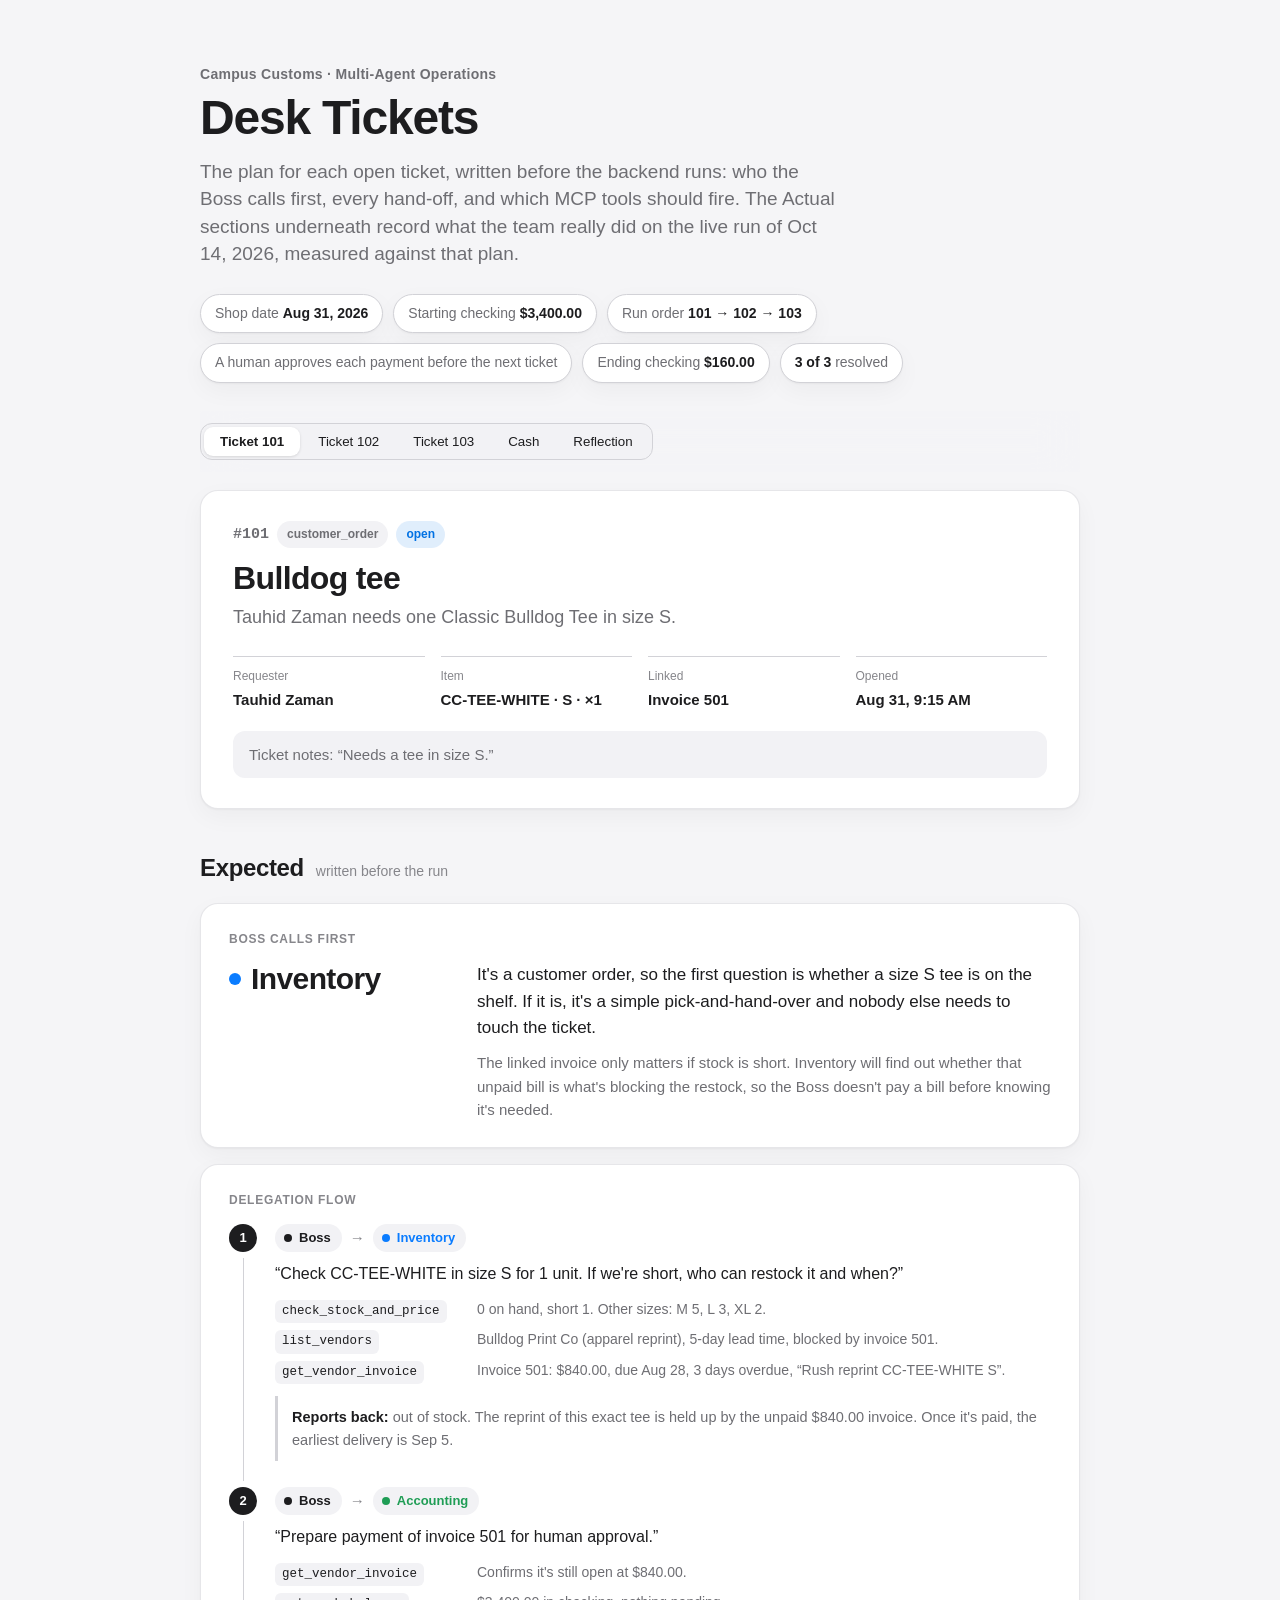
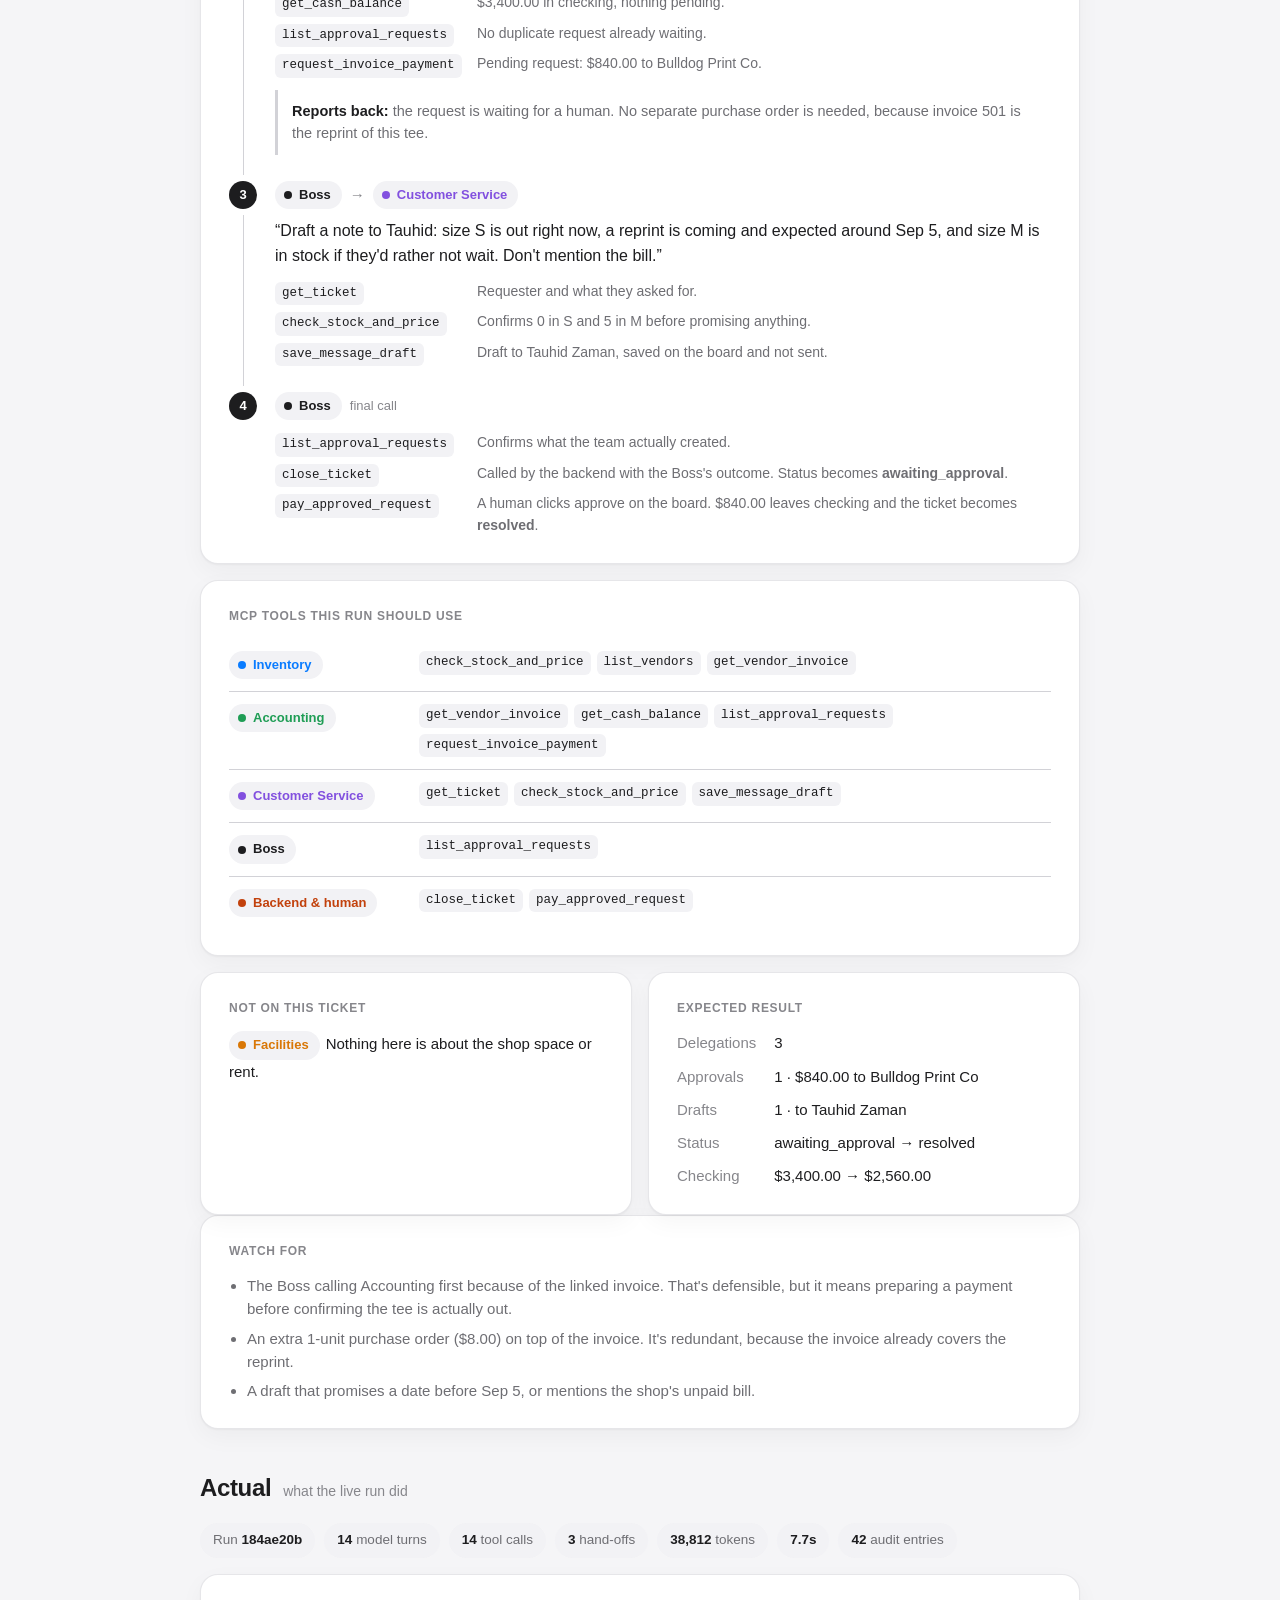
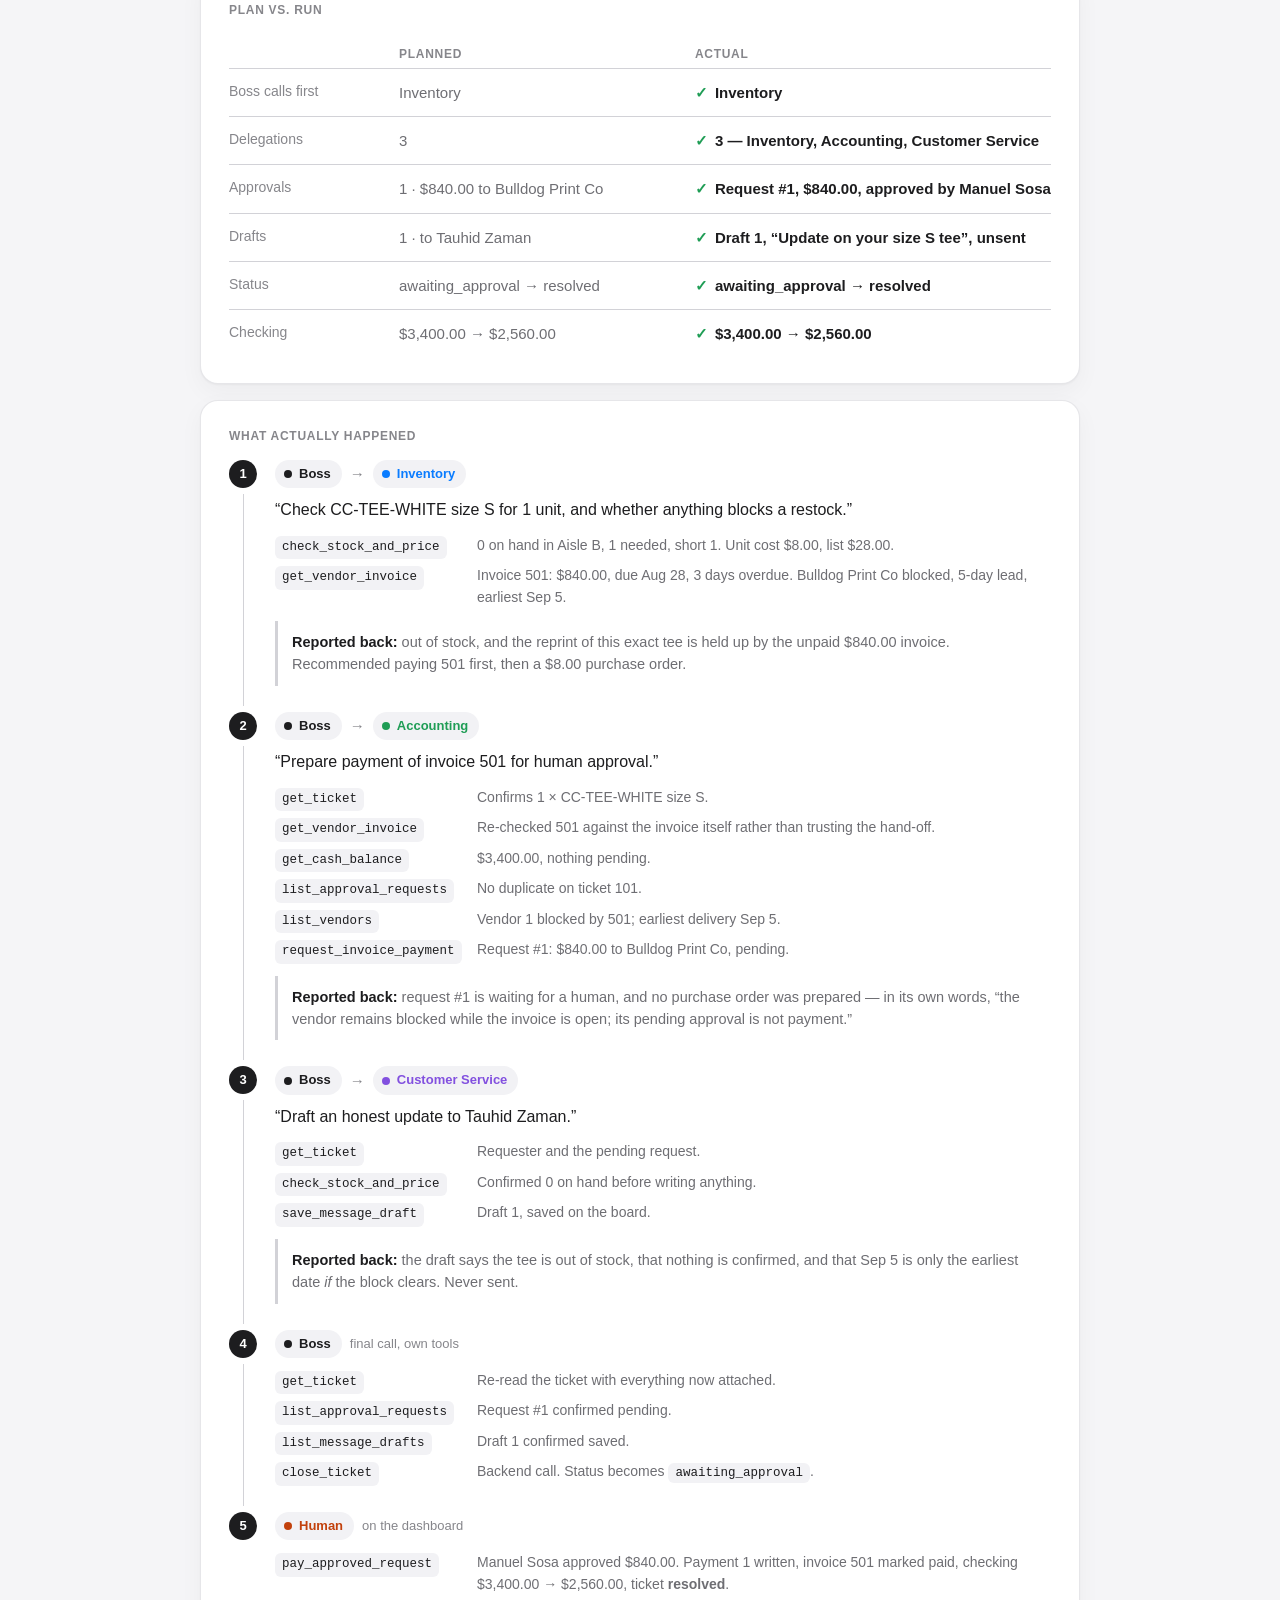
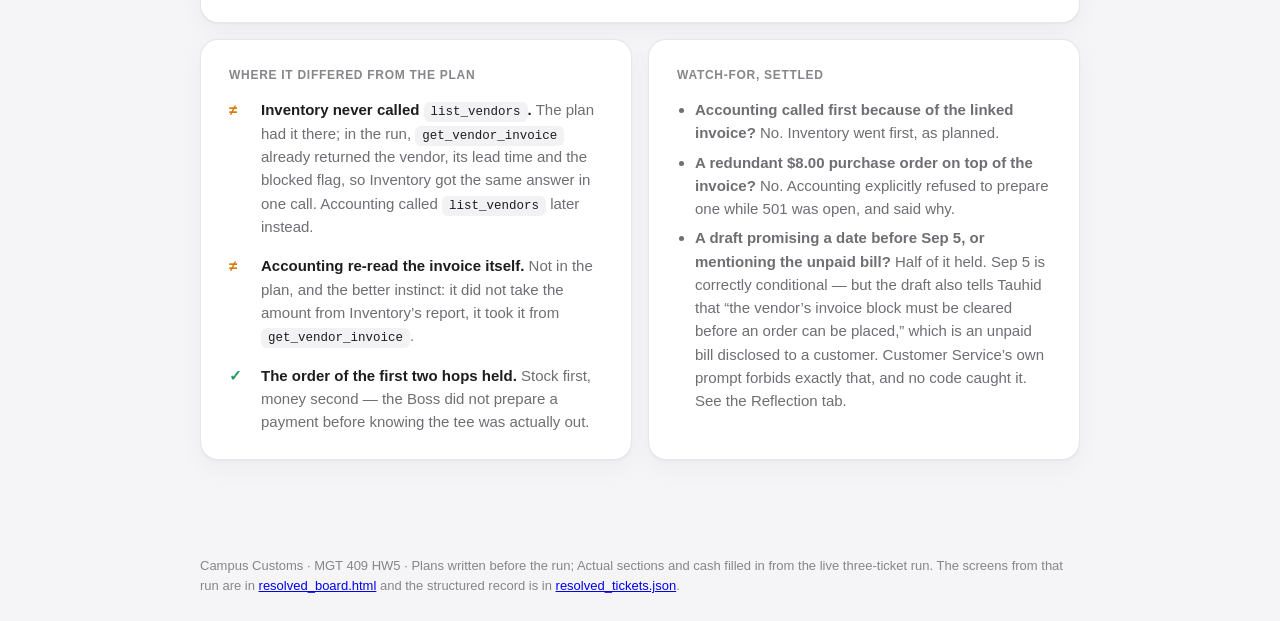
<file: output/desk_tickets.html>
<!doctype html>
<html lang="en">
<head>
<meta charset="utf-8">
<meta name="viewport" content="width=device-width, initial-scale=1">
<title>Campus Customs · Desk Tickets</title>
<style>
  :root {
    --bg: #f5f5f7;
    --card: #ffffff;
    --ink: #1d1d1f;
    --muted: #6e6e73;
    --faint: #86868b;
    --line: #d2d2d7;
    --soft: #f2f2f5;
    --accent: #0071e3;
    --boss: #1d1d1f;
    --inventory: #0a7cff;
    --accounting: #1f9d55;
    --facilities: #d97706;
    --cs: #8250df;
    --human: #c2410c;
    --radius: 18px;
    --shadow: 0 1px 2px rgba(0,0,0,.04), 0 8px 24px rgba(0,0,0,.04);
  }
  @media (prefers-color-scheme: dark) {
    :root {
      --bg: #000000;
      --card: #1c1c1e;
      --ink: #f5f5f7;
      --muted: #a1a1a6;
      --faint: #8e8e93;
      --line: #38383a;
      --soft: #2c2c2e;
      --accent: #2997ff;
      --boss: #f5f5f7;
      --inventory: #4da3ff;
      --accounting: #34c26b;
      --facilities: #f5a524;
      --cs: #a77bf3;
      --human: #fb923c;
      --shadow: none;
    }
  }
  * { box-sizing: border-box; }
  html { -webkit-text-size-adjust: 100%; }
  body {
    margin: 0;
    background: var(--bg);
    color: var(--ink);
    font: 16px/1.55 -apple-system, BlinkMacSystemFont, "SF Pro Text", "Helvetica Neue", Helvetica, Arial, sans-serif;
    -webkit-font-smoothing: antialiased;
  }
  .wrap { max-width: 920px; margin: 0 auto; padding: 0 20px; }

  /* Header */
  header { padding: 64px 0 28px; }
  .eyebrow { margin: 0 0 6px; color: var(--muted); font-size: 14px; font-weight: 600; letter-spacing: .02em; }
  h1 {
    margin: 0;
    font: 700 48px/1.08 -apple-system, BlinkMacSystemFont, "SF Pro Display", "Helvetica Neue", sans-serif;
    letter-spacing: -.025em;
  }
  .lede { margin: 14px 0 0; max-width: 640px; color: var(--muted); font-size: 19px; line-height: 1.45; }
  .facts { display: flex; flex-wrap: wrap; gap: 10px; margin: 26px 0 0; padding: 0; list-style: none; }
  .facts li {
    padding: 8px 14px; border-radius: 999px; background: var(--card); box-shadow: var(--shadow);
    border: 1px solid var(--line); font-size: 14px; color: var(--muted);
  }
  .facts b { color: var(--ink); font-weight: 600; }

  /* Tabs */
  .tabbar {
    position: sticky; top: 0; z-index: 5; padding: 12px 0;
    background: color-mix(in srgb, var(--bg) 82%, transparent);
    -webkit-backdrop-filter: saturate(180%) blur(20px); backdrop-filter: saturate(180%) blur(20px);
  }
  .tabs {
    display: flex; gap: 2px; padding: 3px; width: max-content; max-width: 100%; overflow-x: auto;
    background: var(--soft); border: 1px solid var(--line); border-radius: 12px;
  }
  .tabs button {
    appearance: none; border: 0; background: transparent; color: var(--ink); cursor: pointer;
    padding: 7px 16px; border-radius: 9px; font: 500 14px/1.2 inherit; white-space: nowrap;
  }
  .tabs button:hover { background: color-mix(in srgb, var(--card) 55%, transparent); }
  .tabs button[aria-selected="true"] { background: var(--card); box-shadow: 0 1px 3px rgba(0,0,0,.12); font-weight: 600; }
  .tabs button:focus-visible { outline: 2px solid var(--accent); outline-offset: 1px; }

  /* Panels */
  main { padding: 18px 0 96px; }
  .js .panel { display: none; }
  .js .panel.active { display: block; animation: fade .25s ease; }
  @keyframes fade { from { opacity: 0; transform: translateY(4px); } to { opacity: 1; transform: none; } }

  .card {
    background: var(--card); border-radius: var(--radius); box-shadow: var(--shadow);
    border: 1px solid color-mix(in srgb, var(--line) 55%, transparent);
    padding: 26px 28px; margin: 0 0 16px;
  }
  .label {
    margin: 0 0 14px; font-size: 12px; font-weight: 600; letter-spacing: .06em; text-transform: uppercase; color: var(--faint);
  }

  /* Ticket summary */
  .ticket { padding: 30px 32px; }
  .ticket-top { display: flex; flex-wrap: wrap; align-items: center; gap: 8px; margin-bottom: 12px; }
  .tid { font: 600 15px/1 ui-monospace, "SF Mono", Menlo, monospace; color: var(--muted); }
  .pill {
    display: inline-block; padding: 4px 10px; border-radius: 999px; background: var(--soft);
    font-size: 12px; font-weight: 600; color: var(--muted);
  }
  .pill.open { background: color-mix(in srgb, var(--accent) 12%, transparent); color: var(--accent); }
  h2 { margin: 0; font-size: 32px; line-height: 1.15; letter-spacing: -.02em; }
  .ticket-sub { margin: 8px 0 0; color: var(--muted); font-size: 18px; }
  .kv { display: grid; grid-template-columns: repeat(4, 1fr); gap: 16px; margin: 24px 0 0; }
  .kv div { border-top: 1px solid var(--line); padding-top: 10px; }
  .kv dt { font-size: 12px; color: var(--faint); }
  .kv dd { margin: 2px 0 0; font-weight: 600; font-size: 15px; }
  .quote {
    margin: 20px 0 0; padding: 12px 16px; border-radius: 12px; background: var(--soft);
    color: var(--muted); font-size: 15px;
  }

  /* Section titles */
  .section-title {
    display: flex; align-items: baseline; gap: 12px; margin: 40px 0 16px;
    font-size: 24px; letter-spacing: -.015em;
  }
  .section-title span { font-size: 14px; font-weight: 400; color: var(--faint); letter-spacing: 0; }

  /* Agents */
  .agent {
    display: inline-flex; align-items: center; gap: 7px; padding: 4px 11px 4px 9px; border-radius: 999px;
    font-size: 13px; font-weight: 600; background: var(--soft); white-space: nowrap;
  }
  .agent::before { content: ""; width: 8px; height: 8px; border-radius: 50%; background: currentColor; }
  .agent.boss { color: var(--boss); }
  .agent.inventory { color: var(--inventory); }
  .agent.accounting { color: var(--accounting); }
  .agent.facilities { color: var(--facilities); }
  .agent.cs { color: var(--cs); }
  .agent.human { color: var(--human); }

  /* First call */
  .first { display: grid; grid-template-columns: 220px 1fr; gap: 28px; align-items: start; }
  .first-name { font-size: 30px; font-weight: 700; letter-spacing: -.02em; line-height: 1.1; }
  .first-name .dot { display: inline-block; width: 12px; height: 12px; border-radius: 50%; margin-right: 10px; vertical-align: 4px; }
  .first p { margin: 0; font-size: 17px; }
  .first p + p { margin-top: 10px; color: var(--muted); font-size: 15px; }

  /* Flow */
  .flow { list-style: none; margin: 0; padding: 0; counter-reset: step; }
  .flow > li { position: relative; padding: 0 0 26px 46px; counter-increment: step; }
  .flow > li::before {
    content: counter(step); position: absolute; left: 0; top: 0; width: 28px; height: 28px; border-radius: 50%;
    display: grid; place-items: center; font-size: 13px; font-weight: 700; background: var(--ink); color: var(--card);
  }
  .flow > li::after { content: ""; position: absolute; left: 13.5px; top: 34px; bottom: 6px; width: 1px; background: var(--line); }
  .flow > li:last-child { padding-bottom: 0; }
  .flow > li:last-child::after { display: none; }
  .hop { display: flex; flex-wrap: wrap; align-items: center; gap: 8px; min-height: 28px; }
  .arrow { color: var(--faint); font-size: 15px; }
  .hop-note { font-size: 13px; color: var(--faint); }
  .ask { margin: 10px 0 0; font-size: 16px; }
  .ask::before { content: "“"; } .ask::after { content: "”"; }
  .calls { list-style: none; margin: 12px 0 0; padding: 0; display: grid; gap: 6px; }
  .calls li { display: grid; grid-template-columns: minmax(190px, max-content) 1fr; gap: 12px; align-items: baseline; font-size: 14px; color: var(--muted); }
  .calls code { justify-self: start; }
  code {
    font: 500 12.5px/1.4 ui-monospace, "SF Mono", Menlo, monospace; color: var(--ink);
    background: var(--soft); padding: 3px 7px; border-radius: 6px; white-space: nowrap;
  }
  .back { margin: 12px 0 0; padding: 10px 14px; border-left: 3px solid var(--line); color: var(--muted); font-size: 14.5px; }
  .back b { color: var(--ink); font-weight: 600; }

  /* Tools table */
  table { width: 100%; border-collapse: collapse; }
  th, td { text-align: left; padding: 12px 0; border-top: 1px solid var(--line); vertical-align: top; }
  tr:first-child th, tr:first-child td { border-top: 0; }
  th { width: 190px; font-weight: 400; }
  td .chips { display: flex; flex-wrap: wrap; gap: 6px; }

  /* Two-column cards */
  .grid2 { display: grid; grid-template-columns: 1fr 1fr; gap: 16px; }
  .grid2 .card { margin: 0; }
  .plain { list-style: none; margin: 0; padding: 0; display: grid; gap: 12px; }
  .plain li { font-size: 15px; }
  .plain .agent { margin-right: 6px; }
  .result { display: grid; grid-template-columns: max-content 1fr; gap: 10px 18px; margin: 0; font-size: 15px; }
  .result dt { color: var(--faint); }
  .result dd { margin: 0; font-weight: 500; }
  .money { font-variant-numeric: tabular-nums; }

  .watch ul { margin: 0; padding-left: 18px; color: var(--muted); font-size: 15px; }
  .watch li + li { margin-top: 6px; }

  .placeholder {
    border: 1.5px dashed var(--line); border-radius: var(--radius); padding: 36px 28px; text-align: center;
    color: var(--faint); font-size: 15px; background: color-mix(in srgb, var(--card) 40%, transparent);
  }
  .placeholder strong { display: block; margin-bottom: 4px; color: var(--muted); font-size: 17px; }
  .empty { padding: 72px 28px; }

  footer { color: var(--faint); font-size: 13px; padding: 0 0 48px; }

  @media (max-width: 720px) {
    header { padding-top: 40px; }
    h1 { font-size: 36px; }
    .lede { font-size: 17px; }
    .card, .ticket { padding: 22px 20px; }
    .kv { grid-template-columns: repeat(2, 1fr); }
    .first, .grid2 { grid-template-columns: 1fr; gap: 14px; }
    .calls li { grid-template-columns: 1fr; gap: 2px; }
    th { width: auto; display: block; padding-bottom: 0; }
    td { display: block; border-top: 0; }
  }

  /* Actual sections, filled in after the live run */
  table.vs th { width: 170px; font-weight: 400; color: var(--faint); font-size: 14px; }
  table.vs td { font-size: 15px; }
  table.vs td.plan { color: var(--muted); width: 36%; }
  table.vs td.got { font-weight: 600; }
  table.vs tr.head th, table.vs tr.head td { font-size: 12px; font-weight: 600; letter-spacing: .06em; text-transform: uppercase; color: var(--faint); padding-bottom: 4px; }
  .mark { font-weight: 700; margin-right: 7px; }
  .mark.same { color: var(--accounting); }
  .mark.off { color: var(--facilities); }
  .diffs { list-style: none; margin: 0; padding: 0; display: grid; gap: 16px; }
  .diffs li { font-size: 15px; display: grid; grid-template-columns: 20px 1fr; gap: 12px; align-items: start; color: var(--muted); }
  .diffs b { color: var(--ink); font-weight: 600; }
  .ran { display: flex; flex-wrap: wrap; gap: 9px; margin: 0 0 16px; padding: 0; list-style: none; }
  .ran li { padding: 7px 13px; border-radius: 999px; background: var(--soft); font-size: 13.5px; color: var(--muted); }
  .ran b { color: var(--ink); font-variant-numeric: tabular-nums; }
  table.cash th { width: auto; font-weight: 400; }
  table.cash td.amt, table.cash td.bal { text-align: right; font-variant-numeric: tabular-nums; font-weight: 600; white-space: nowrap; padding-left: 28px; }
  table.cash td.bal { min-width: 110px; }
  table.cash td.amt.out { color: var(--facilities); }
  table.cash tr.total td, table.cash tr.total th { border-top: 2px solid var(--ink); font-weight: 700; }
  table.cash .why { display: block; color: var(--muted); font-size: 13.5px; font-weight: 400; margin-top: 4px; }
  .bigend { font-size: 40px; font-weight: 700; letter-spacing: -.025em; font-variant-numeric: tabular-nums; margin: 0; }
  .bigend span { display: block; font-size: 14px; font-weight: 400; letter-spacing: 0; color: var(--faint); margin-top: 4px; }

  /* Reflection */
  .tiles { display: grid; grid-template-columns: repeat(auto-fit, minmax(118px, 1fr)); gap: 16px 0; }
  .tiles > div { padding: 0 18px; border-left: 1px solid var(--line); }
  .tiles > div:first-child { border-left: 0; padding-left: 0; }
  .tiles .n { font-size: 28px; font-weight: 700; letter-spacing: -.02em; font-variant-numeric: tabular-nums; line-height: 1.1; }
  .tiles .n.warnc { color: var(--facilities); }
  .tiles p { margin: 5px 0 0; font-size: 12.5px; color: var(--muted); line-height: 1.35; }
  .grade { display: flex; align-items: center; gap: 10px; margin: 0 0 6px; flex-wrap: wrap; }
  .grade h4 { margin: 0; font-size: 21px; letter-spacing: -.015em; }
  .grade .where { font-size: 13px; color: var(--faint); margin-left: auto; font-variant-numeric: tabular-nums; }
  .tag { font-size: 11px; font-weight: 700; letter-spacing: .05em; text-transform: uppercase; padding: 3px 9px; border-radius: 999px; }
  .tag.good { color: var(--accounting); background: color-mix(in srgb, var(--accounting) 14%, transparent); }
  .tag.gap { color: var(--facilities); background: color-mix(in srgb, var(--facilities) 16%, transparent); }
  .tag.miss { color: var(--human); background: color-mix(in srgb, var(--human) 16%, transparent); }
  .byticket { display: grid; gap: 9px; margin: 16px 0 0; }
  .byticket > div { display: grid; grid-template-columns: 68px 1fr; gap: 14px; font-size: 14.5px; align-items: baseline; color: var(--muted); }
  .byticket > div > b { color: var(--faint); font-weight: 600; font-size: 12.5px; font-variant-numeric: tabular-nums; }
  .byticket em { color: var(--ink); font-style: normal; font-weight: 600; }
  .judge { margin: 16px 0 0; padding: 13px 16px; border-radius: 12px; background: var(--soft); font-size: 14.5px; }
  .judge b { font-weight: 600; }
  .need { margin: 14px 0 0; padding: 13px 16px; border-radius: 12px; border: 1px solid var(--line); font-size: 14.5px; }
  .need b { font-weight: 600; color: var(--ink); }
  /* Full tool signatures are longer than a phone screen; let these ones wrap. */
  .need code { white-space: normal; overflow-wrap: anywhere; }
  .need .label { margin-bottom: 8px; }
  .numbered { counter-reset: n; display: grid; gap: 16px; margin: 0; padding: 0; list-style: none; }
  .numbered > li { counter-increment: n; position: relative; padding-left: 42px; }
  .numbered > li::before {
    content: counter(n); position: absolute; left: 0; top: 1px; width: 28px; height: 28px; border-radius: 50%;
    display: grid; place-items: center; font-size: 13px; font-weight: 700; background: var(--ink); color: var(--card);
  }
  .numbered h4 { margin: 3px 0 8px; font-size: 17px; letter-spacing: -.01em; }
  .numbered p { margin: 0 0 8px; font-size: 15px; color: var(--muted); }
  .numbered p:last-child { margin-bottom: 0; }
  /* .chips only wrapped inside table cells; these sit in list items, and adjacent <code>
     elements with no whitespace between them give the line no break opportunity. */
  .chips { display: flex; flex-wrap: wrap; gap: 6px; }
  .numbered .chips { margin-top: 10px; }
  .numbered > li, .numbered h4, .numbered p { min-width: 0; overflow-wrap: break-word; }
</style>
</head>
<body>
<div class="wrap">

<header>
  <p class="eyebrow">Campus Customs · Multi-Agent Operations</p>
  <h1>Desk Tickets</h1>
  <p class="lede">The plan for each open ticket, written before the backend runs: who the Boss calls first, every hand-off, and which MCP tools should fire. The Actual sections underneath record what the team really did on the live run of Oct 14, 2026, measured against that plan.</p>
  <ul class="facts">
    <li>Shop date <b>Aug 31, 2026</b></li>
    <li>Starting checking <b class="money">$3,400.00</b></li>
    <li>Run order <b>101 → 102 → 103</b></li>
    <li>A human approves each payment before the next ticket</li>
    <li>Ending checking <b class="money">$160.00</b></li>
    <li><b>3 of 3</b> resolved</li>
  </ul>
</header>

<div class="tabbar">
  <div class="tabs" role="tablist" aria-label="Desk tickets">
    <button role="tab" id="tab-t101" aria-controls="p-t101" aria-selected="true">Ticket 101</button>
    <button role="tab" id="tab-t102" aria-controls="p-t102" aria-selected="false">Ticket 102</button>
    <button role="tab" id="tab-t103" aria-controls="p-t103" aria-selected="false">Ticket 103</button>
    <button role="tab" id="tab-cash" aria-controls="p-cash" aria-selected="false">Cash</button>
    <button role="tab" id="tab-reflection" aria-controls="p-reflection" aria-selected="false">Reflection</button>
  </div>
</div>

<main>

<!-- ============================== TICKET 101 ============================== -->
<section class="panel active" id="p-t101" role="tabpanel" aria-labelledby="tab-t101">
  <article class="card ticket">
    <div class="ticket-top"><span class="tid">#101</span><span class="pill">customer_order</span><span class="pill open">open</span></div>
    <h2>Bulldog tee</h2>
    <p class="ticket-sub">Tauhid Zaman needs one Classic Bulldog Tee in size S.</p>
    <dl class="kv">
      <div><dt>Requester</dt><dd>Tauhid Zaman</dd></div>
      <div><dt>Item</dt><dd>CC-TEE-WHITE · S · ×1</dd></div>
      <div><dt>Linked</dt><dd>Invoice 501</dd></div>
      <div><dt>Opened</dt><dd>Aug 31, 9:15 AM</dd></div>
    </dl>
    <p class="quote">Ticket notes: “Needs a tee in size S.”</p>
  </article>

  <h3 class="section-title">Expected <span>written before the run</span></h3>

  <div class="card">
    <p class="label">Boss calls first</p>
    <div class="first">
      <div class="first-name"><span class="dot" style="background:var(--inventory)"></span>Inventory</div>
      <div>
        <p>It's a customer order, so the first question is whether a size S tee is on the shelf. If it is, it's a simple pick-and-hand-over and nobody else needs to touch the ticket.</p>
        <p>The linked invoice only matters if stock is short. Inventory will find out whether that unpaid bill is what's blocking the restock, so the Boss doesn't pay a bill before knowing it's needed.</p>
      </div>
    </div>
  </div>

  <div class="card">
    <p class="label">Delegation flow</p>
    <ol class="flow">
      <li>
        <div class="hop"><span class="agent boss">Boss</span><span class="arrow">→</span><span class="agent inventory">Inventory</span></div>
        <p class="ask">Check CC-TEE-WHITE in size S for 1 unit. If we're short, who can restock it and when?</p>
        <ul class="calls">
          <li><code>check_stock_and_price</code><span>0 on hand, short 1. Other sizes: M 5, L 3, XL 2.</span></li>
          <li><code>list_vendors</code><span>Bulldog Print Co (apparel reprint), 5-day lead time, blocked by invoice 501.</span></li>
          <li><code>get_vendor_invoice</code><span>Invoice 501: $840.00, due Aug 28, 3 days overdue, “Rush reprint CC-TEE-WHITE S”.</span></li>
        </ul>
        <p class="back"><b>Reports back:</b> out of stock. The reprint of this exact tee is held up by the unpaid $840.00 invoice. Once it's paid, the earliest delivery is Sep 5.</p>
      </li>
      <li>
        <div class="hop"><span class="agent boss">Boss</span><span class="arrow">→</span><span class="agent accounting">Accounting</span></div>
        <p class="ask">Prepare payment of invoice 501 for human approval.</p>
        <ul class="calls">
          <li><code>get_vendor_invoice</code><span>Confirms it's still open at $840.00.</span></li>
          <li><code>get_cash_balance</code><span>$3,400.00 in checking, nothing pending.</span></li>
          <li><code>list_approval_requests</code><span>No duplicate request already waiting.</span></li>
          <li><code>request_invoice_payment</code><span>Pending request: $840.00 to Bulldog Print Co.</span></li>
        </ul>
        <p class="back"><b>Reports back:</b> the request is waiting for a human. No separate purchase order is needed, because invoice 501 is the reprint of this tee.</p>
      </li>
      <li>
        <div class="hop"><span class="agent boss">Boss</span><span class="arrow">→</span><span class="agent cs">Customer Service</span></div>
        <p class="ask">Draft a note to Tauhid: size S is out right now, a reprint is coming and expected around Sep 5, and size M is in stock if they'd rather not wait. Don't mention the bill.</p>
        <ul class="calls">
          <li><code>get_ticket</code><span>Requester and what they asked for.</span></li>
          <li><code>check_stock_and_price</code><span>Confirms 0 in S and 5 in M before promising anything.</span></li>
          <li><code>save_message_draft</code><span>Draft to Tauhid Zaman, saved on the board and not sent.</span></li>
        </ul>
      </li>
      <li>
        <div class="hop"><span class="agent boss">Boss</span><span class="hop-note">final call</span></div>
        <ul class="calls">
          <li><code>list_approval_requests</code><span>Confirms what the team actually created.</span></li>
          <li><code>close_ticket</code><span>Called by the backend with the Boss's outcome. Status becomes <b>awaiting_approval</b>.</span></li>
          <li><code>pay_approved_request</code><span>A human clicks approve on the board. $840.00 leaves checking and the ticket becomes <b>resolved</b>.</span></li>
        </ul>
      </li>
    </ol>
  </div>

  <div class="card">
    <p class="label">MCP tools this run should use</p>
    <table>
      <tr><th><span class="agent inventory">Inventory</span></th><td><div class="chips"><code>check_stock_and_price</code><code>list_vendors</code><code>get_vendor_invoice</code></div></td></tr>
      <tr><th><span class="agent accounting">Accounting</span></th><td><div class="chips"><code>get_vendor_invoice</code><code>get_cash_balance</code><code>list_approval_requests</code><code>request_invoice_payment</code></div></td></tr>
      <tr><th><span class="agent cs">Customer Service</span></th><td><div class="chips"><code>get_ticket</code><code>check_stock_and_price</code><code>save_message_draft</code></div></td></tr>
      <tr><th><span class="agent boss">Boss</span></th><td><div class="chips"><code>list_approval_requests</code></div></td></tr>
      <tr><th><span class="agent human">Backend &amp; human</span></th><td><div class="chips"><code>close_ticket</code><code>pay_approved_request</code></div></td></tr>
    </table>
  </div>

  <div class="grid2">
    <div class="card">
      <p class="label">Not on this ticket</p>
      <ul class="plain">
        <li><span class="agent facilities">Facilities</span>Nothing here is about the shop space or rent.</li>
      </ul>
    </div>
    <div class="card">
      <p class="label">Expected result</p>
      <dl class="result">
        <dt>Delegations</dt><dd>3</dd>
        <dt>Approvals</dt><dd class="money">1 · $840.00 to Bulldog Print Co</dd>
        <dt>Drafts</dt><dd>1 · to Tauhid Zaman</dd>
        <dt>Status</dt><dd>awaiting_approval → resolved</dd>
        <dt>Checking</dt><dd class="money">$3,400.00 → $2,560.00</dd>
      </dl>
    </div>
  </div>

  <div class="card watch">
    <p class="label">Watch for</p>
    <ul>
      <li>The Boss calling Accounting first because of the linked invoice. That's defensible, but it means preparing a payment before confirming the tee is actually out.</li>
      <li>An extra 1-unit purchase order ($8.00) on top of the invoice. It's redundant, because the invoice already covers the reprint.</li>
      <li>A draft that promises a date before Sep 5, or mentions the shop's unpaid bill.</li>
    </ul>
  </div>

  <h3 class="section-title">Actual <span>what the live run did</span></h3>
  <ul class="ran">
    <li>Run <b>184ae20b</b></li>
    <li><b>14</b> model turns</li>
    <li><b>14</b> tool calls</li>
    <li><b>3</b> hand-offs</li>
    <li><b>38,812</b> tokens</li>
    <li><b>7.7s</b></li>
    <li><b>42</b> audit entries</li>
  </ul>

  <div class="card">
    <p class="label">Plan vs. run</p>
    <table class="vs">
      <tr class="head"><th></th><td class="plan">Planned</td><td class="got">Actual</td></tr>
      <tr><th>Boss calls first</th><td class="plan">Inventory</td><td class="got"><span class="mark same">&#10003;</span>Inventory</td></tr>
      <tr><th>Delegations</th><td class="plan">3</td><td class="got"><span class="mark same">&#10003;</span>3 &mdash; Inventory, Accounting, Customer Service</td></tr>
      <tr><th>Approvals</th><td class="plan">1 &middot; $840.00 to Bulldog Print Co</td><td class="got"><span class="mark same">&#10003;</span>Request #1, $840.00, approved by Manuel Sosa</td></tr>
      <tr><th>Drafts</th><td class="plan">1 &middot; to Tauhid Zaman</td><td class="got"><span class="mark same">&#10003;</span>Draft 1, &ldquo;Update on your size S tee&rdquo;, unsent</td></tr>
      <tr><th>Status</th><td class="plan">awaiting_approval &rarr; resolved</td><td class="got"><span class="mark same">&#10003;</span>awaiting_approval &rarr; resolved</td></tr>
      <tr><th>Checking</th><td class="plan money">$3,400.00 &rarr; $2,560.00</td><td class="got money"><span class="mark same">&#10003;</span>$3,400.00 &rarr; $2,560.00</td></tr>
    </table>
  </div>

  <div class="card">
    <p class="label">What actually happened</p>
    <ol class="flow">
      <li>
        <div class="hop"><span class="agent boss">Boss</span><span class="arrow">&rarr;</span><span class="agent inventory">Inventory</span></div>
        <p class="ask">Check CC-TEE-WHITE size S for 1 unit, and whether anything blocks a restock.</p>
        <ul class="calls">
          <li><code>check_stock_and_price</code><span>0 on hand in Aisle B, 1 needed, short 1. Unit cost $8.00, list $28.00.</span></li>
          <li><code>get_vendor_invoice</code><span>Invoice 501: $840.00, due Aug 28, 3 days overdue. Bulldog Print Co blocked, 5-day lead, earliest Sep 5.</span></li>
        </ul>
        <p class="back"><b>Reported back:</b> out of stock, and the reprint of this exact tee is held up by the unpaid $840.00 invoice. Recommended paying 501 first, then a $8.00 purchase order.</p>
      </li>
      <li>
        <div class="hop"><span class="agent boss">Boss</span><span class="arrow">&rarr;</span><span class="agent accounting">Accounting</span></div>
        <p class="ask">Prepare payment of invoice 501 for human approval.</p>
        <ul class="calls">
          <li><code>get_ticket</code><span>Confirms 1 &times; CC-TEE-WHITE size S.</span></li>
          <li><code>get_vendor_invoice</code><span>Re-checked 501 against the invoice itself rather than trusting the hand-off.</span></li>
          <li><code>get_cash_balance</code><span>$3,400.00, nothing pending.</span></li>
          <li><code>list_approval_requests</code><span>No duplicate on ticket 101.</span></li>
          <li><code>list_vendors</code><span>Vendor 1 blocked by 501; earliest delivery Sep 5.</span></li>
          <li><code>request_invoice_payment</code><span>Request #1: $840.00 to Bulldog Print Co, pending.</span></li>
        </ul>
        <p class="back"><b>Reported back:</b> request #1 is waiting for a human, and no purchase order was prepared &mdash; in its own words, &ldquo;the vendor remains blocked while the invoice is open; its pending approval is not payment.&rdquo;</p>
      </li>
      <li>
        <div class="hop"><span class="agent boss">Boss</span><span class="arrow">&rarr;</span><span class="agent cs">Customer Service</span></div>
        <p class="ask">Draft an honest update to Tauhid Zaman.</p>
        <ul class="calls">
          <li><code>get_ticket</code><span>Requester and the pending request.</span></li>
          <li><code>check_stock_and_price</code><span>Confirmed 0 on hand before writing anything.</span></li>
          <li><code>save_message_draft</code><span>Draft 1, saved on the board.</span></li>
        </ul>
        <p class="back"><b>Reported back:</b> the draft says the tee is out of stock, that nothing is confirmed, and that Sep 5 is only the earliest date <em>if</em> the block clears. Never sent.</p>
      </li>
      <li>
        <div class="hop"><span class="agent boss">Boss</span><span class="hop-note">final call, own tools</span></div>
        <ul class="calls">
          <li><code>get_ticket</code><span>Re-read the ticket with everything now attached.</span></li>
          <li><code>list_approval_requests</code><span>Request #1 confirmed pending.</span></li>
          <li><code>list_message_drafts</code><span>Draft 1 confirmed saved.</span></li>
          <li><code>close_ticket</code><span>Backend call. Status becomes <code>awaiting_approval</code>.</span></li>
        </ul>
      </li>
      <li>
        <div class="hop"><span class="agent human">Human</span><span class="hop-note">on the dashboard</span></div>
        <ul class="calls">
          <li><code>pay_approved_request</code><span>Manuel Sosa approved $840.00. Payment 1 written, invoice 501 marked paid, checking $3,400.00 &rarr; $2,560.00, ticket <b>resolved</b>.</span></li>
        </ul>
      </li>
    </ol>
  </div>

  <div class="grid2">
    <div class="card">
      <p class="label">Where it differed from the plan</p>
      <ul class="diffs">
        <li><span class="mark off">&ne;</span><span><b>Inventory never called <code>list_vendors</code>.</b> The plan had it there; in the run, <code>get_vendor_invoice</code> already returned the vendor, its lead time and the blocked flag, so Inventory got the same answer in one call. Accounting called <code>list_vendors</code> later instead.</span></li>
        <li><span class="mark off">&ne;</span><span><b>Accounting re-read the invoice itself.</b> Not in the plan, and the better instinct: it did not take the amount from Inventory&rsquo;s report, it took it from <code>get_vendor_invoice</code>.</span></li>
        <li><span class="mark same">&#10003;</span><span><b>The order of the first two hops held.</b> Stock first, money second &mdash; the Boss did not prepare a payment before knowing the tee was actually out.</span></li>
      </ul>
    </div>
    <div class="card watch">
      <p class="label">Watch-for, settled</p>
      <ul>
        <li><b>Accounting called first because of the linked invoice?</b> No. Inventory went first, as planned.</li>
        <li><b>A redundant $8.00 purchase order on top of the invoice?</b> No. Accounting explicitly refused to prepare one while 501 was open, and said why.</li>
        <li><b>A draft promising a date before Sep 5, or mentioning the unpaid bill?</b> Half of it held. Sep 5 is correctly conditional &mdash; but the draft also tells Tauhid that &ldquo;the vendor&rsquo;s invoice block must be cleared before an order can be placed,&rdquo; which is an unpaid bill disclosed to a customer. Customer Service&rsquo;s own prompt forbids exactly that, and no code caught it. See the Reflection tab.</li>
      </ul>
    </div>
  </div>
</section>

<!-- ============================== TICKET 102 ============================== -->
<section class="panel" id="p-t102" role="tabpanel" aria-labelledby="tab-t102">
  <article class="card ticket">
    <div class="ticket-top"><span class="tid">#102</span><span class="pill">rent_notice</span><span class="pill open">open</span></div>
    <h2>Rent due</h2>
    <p class="ticket-sub">Elm City Properties sent an email saying the shop's rent is due in 2 days.</p>
    <dl class="kv">
      <div><dt>Requester</dt><dd>Elm City Properties</dd></div>
      <div><dt>Space</dt><dd>Chapel Street shop</dd></div>
      <div><dt>Linked</dt><dd>Lease 1</dd></div>
      <div><dt>Opened</dt><dd>Aug 31, 11:05 AM</dd></div>
    </dl>
    <p class="quote">Ticket notes: “Email: shop rent due in 2 days.”</p>
  </article>

  <h3 class="section-title">Expected <span>written before the run</span></h3>

  <div class="card">
    <p class="label">Boss calls first</p>
    <div class="first">
      <div class="first-name"><span class="dot" style="background:var(--facilities)"></span>Facilities</div>
      <div>
        <p>Rent is the biggest bill the shop pays, and this notice arrived by email. Before any money is prepared, whoever owns the lease should confirm the notice matches it: the right landlord, the right amount, and a real due date.</p>
        <p>Facilities owns that check. Accounting only gets involved once the notice holds up.</p>
      </div>
    </div>
  </div>

  <div class="card">
    <p class="label">Delegation flow</p>
    <ol class="flow">
      <li>
        <div class="hop"><span class="agent boss">Boss</span><span class="arrow">→</span><span class="agent facilities">Facilities</span></div>
        <p class="ask">Check this rent notice against lease 1: landlord, amount, due date. If it checks out, get the rent payment prepared.</p>
        <ul class="calls">
          <li><code>get_ticket</code><span>Confirms the linked lease and who sent the notice.</span></li>
          <li><code>get_lease</code><span>Chapel Street shop, Elm City Properties, $2,400.00, due Sep 2, 2 days out, not overdue.</span></li>
          <li><code>list_approval_requests</code><span>No rent request already waiting.</span></li>
        </ul>
      </li>
      <li>
        <div class="hop"><span class="agent facilities">Facilities</span><span class="arrow">→</span><span class="agent accounting">Accounting</span><span class="hop-note">specialist to specialist</span></div>
        <p class="ask">Prepare one month's rent on lease 1 ($2,400.00 to Elm City Properties, due Sep 2) for human approval.</p>
        <ul class="calls">
          <li><code>get_cash_balance</code><span>$2,560.00 if ticket 101's payment was approved first.</span></li>
          <li><code>list_approval_requests</code><span>No duplicate.</span></li>
          <li><code>request_rent_payment</code><span>Pending request: $2,400.00 to Elm City Properties.</span></li>
        </ul>
        <p class="back"><b>Reports back:</b> Accounting → Facilities → Boss. The notice matches the lease, and the rent request is waiting for a human.</p>
      </li>
      <li>
        <div class="hop"><span class="agent boss">Boss</span><span class="hop-note">final call</span></div>
        <ul class="calls">
          <li><code>list_approval_requests</code><span>Confirms the rent request exists.</span></li>
          <li><code>close_ticket</code><span>Called by the backend. Status becomes <b>awaiting_approval</b>.</span></li>
          <li><code>pay_approved_request</code><span>A human approves. $2,400.00 leaves checking, lease 1's next due date moves to Oct 2, and the ticket becomes <b>resolved</b>.</span></li>
        </ul>
      </li>
    </ol>
  </div>

  <div class="card">
    <p class="label">MCP tools this run should use</p>
    <table>
      <tr><th><span class="agent facilities">Facilities</span></th><td><div class="chips"><code>get_ticket</code><code>get_lease</code><code>list_approval_requests</code></div></td></tr>
      <tr><th><span class="agent accounting">Accounting</span></th><td><div class="chips"><code>get_cash_balance</code><code>list_approval_requests</code><code>request_rent_payment</code></div></td></tr>
      <tr><th><span class="agent boss">Boss</span></th><td><div class="chips"><code>list_approval_requests</code></div></td></tr>
      <tr><th><span class="agent human">Backend &amp; human</span></th><td><div class="chips"><code>close_ticket</code><code>pay_approved_request</code></div></td></tr>
    </table>
  </div>

  <div class="grid2">
    <div class="card">
      <p class="label">Not on this ticket</p>
      <ul class="plain">
        <li><span class="agent inventory">Inventory</span>No product, size or restock involved.</li>
        <li><span class="agent cs">Customer Service</span>The landlord isn't a customer, and paying on time is the reply. No draft needed.</li>
      </ul>
    </div>
    <div class="card">
      <p class="label">Expected result</p>
      <dl class="result">
        <dt>Delegations</dt><dd>2</dd>
        <dt>Approvals</dt><dd class="money">1 · $2,400.00 to Elm City Properties</dd>
        <dt>Drafts</dt><dd>None</dd>
        <dt>Status</dt><dd>awaiting_approval → resolved</dd>
        <dt>Checking</dt><dd class="money">$2,560.00 → $160.00</dd>
      </dl>
    </div>
  </div>

  <div class="card watch">
    <p class="label">Watch for</p>
    <ul>
      <li>The Boss calling Accounting itself after Facilities reports. Same result, one extra hop.</li>
      <li>A draft to the landlord that nobody needs.</li>
      <li>Anyone saying the rent “is paid” before a human approves it.</li>
    </ul>
  </div>

  <h3 class="section-title">Actual <span>what the live run did</span></h3>
  <ul class="ran">
    <li>Run <b>339ddbff</b></li>
    <li><b>9</b> model turns</li>
    <li><b>8</b> tool calls</li>
    <li><b>2</b> hand-offs</li>
    <li><b>22,411</b> tokens</li>
    <li><b>26.4s</b></li>
    <li><b>28</b> audit entries</li>
  </ul>

  <div class="card">
    <p class="label">Plan vs. run</p>
    <table class="vs">
      <tr class="head"><th></th><td class="plan">Planned</td><td class="got">Actual</td></tr>
      <tr><th>Boss calls first</th><td class="plan">Facilities</td><td class="got"><span class="mark same">&#10003;</span>Facilities</td></tr>
      <tr><th>Delegations</th><td class="plan">2</td><td class="got"><span class="mark same">&#10003;</span>2 &mdash; Boss &rarr; Facilities &rarr; Accounting</td></tr>
      <tr><th>Approvals</th><td class="plan">1 &middot; $2,400.00 to Elm City Properties</td><td class="got"><span class="mark same">&#10003;</span>Request #2, $2,400.00, approved by Manuel Sosa</td></tr>
      <tr><th>Drafts</th><td class="plan">None</td><td class="got"><span class="mark same">&#10003;</span>None &mdash; the Boss said so explicitly</td></tr>
      <tr><th>Status</th><td class="plan">awaiting_approval &rarr; resolved</td><td class="got"><span class="mark same">&#10003;</span>awaiting_approval &rarr; resolved</td></tr>
      <tr><th>Checking</th><td class="plan money">$2,560.00 &rarr; $160.00</td><td class="got money"><span class="mark same">&#10003;</span>$2,560.00 &rarr; $160.00</td></tr>
    </table>
  </div>

  <div class="card">
    <p class="label">What actually happened</p>
    <ol class="flow">
      <li>
        <div class="hop"><span class="agent boss">Boss</span><span class="arrow">&rarr;</span><span class="agent facilities">Facilities</span></div>
        <p class="ask">Check this rent notice against lease 1: landlord, amount, due date. If it checks out, get the payment prepared.</p>
        <ul class="calls">
          <li><code>get_ticket</code><span>Notice from Elm City Properties, lease 1, &ldquo;rent due in 2 days&rdquo;.</span></li>
          <li><code>get_lease</code><span>Chapel Street shop, Elm City Properties, $2,400.00, next due Sep 2, 2 days out, not overdue.</span></li>
          <li><code>list_approval_requests</code><span>Nothing already pending on ticket 102.</span></li>
        </ul>
        <p class="back"><b>Reported back:</b> the notice matches the lease on all three points &mdash; landlord, amount and date. It is not overdue.</p>
      </li>
      <li>
        <div class="hop"><span class="agent facilities">Facilities</span><span class="arrow">&rarr;</span><span class="agent accounting">Accounting</span><span class="hop-note">specialist to specialist, 3 deep</span></div>
        <p class="ask">Prepare one month&rsquo;s rent on lease 1 for human approval.</p>
        <ul class="calls">
          <li><code>get_cash_balance</code><span>$2,560.00 after ticket 101&rsquo;s payment, nothing pending.</span></li>
          <li><code>list_approval_requests</code><span>No duplicate.</span></li>
          <li><code>request_rent_payment</code><span>Request #2: $2,400.00 to Elm City Properties, pending. $160.00 would remain.</span></li>
        </ul>
        <p class="back"><b>Reported back:</b> up the chain, Accounting &rarr; Facilities &rarr; Boss, exactly as drawn. Accounting also named the leftover: $160.00 if approved.</p>
      </li>
      <li>
        <div class="hop"><span class="agent boss">Boss</span><span class="hop-note">final call, own tools</span></div>
        <ul class="calls">
          <li><code>get_cash_balance</code><span>Checked the cash picture itself rather than trusting the report.</span></li>
          <li><code>list_approval_requests</code><span>Request #2 confirmed pending.</span></li>
          <li><code>close_ticket</code><span>Backend call. Status becomes <code>awaiting_approval</code>.</span></li>
        </ul>
      </li>
      <li>
        <div class="hop"><span class="agent human">Human</span><span class="hop-note">on the dashboard</span></div>
        <ul class="calls">
          <li><code>pay_approved_request</code><span>Manuel Sosa approved $2,400.00. Payment 2 written, lease 1&rsquo;s next due moved Sep 2 &rarr; Oct 2, checking $2,560.00 &rarr; $160.00, ticket <b>resolved</b>.</span></li>
        </ul>
      </li>
    </ol>
  </div>

  <div class="grid2">
    <div class="card">
      <p class="label">Where it differed from the plan</p>
      <ul class="diffs">
        <li><span class="mark same">&#10003;</span><span><b>Nothing material differed.</b> This is the ticket the plan got exactly right, down to the specialist-to-specialist hop: Facilities handed the payment prep straight to Accounting instead of bouncing back through the Boss.</span></li>
        <li><span class="mark off">&ne;</span><span><b>The Boss added one call of its own.</b> It ran <code>get_cash_balance</code> before closing, which the plan did not list. Cheap, and it means the final call quoted a balance it had read itself.</span></li>
        <li><span class="mark off">&ne;</span><span><b>It was the slowest run of the three</b> at 26.4s for only 9 model turns &mdash; latency, not work. Ticket 101 did 14 turns in 7.7s.</span></li>
      </ul>
    </div>
    <div class="card watch">
      <p class="label">Watch-for, settled</p>
      <ul>
        <li><b>The Boss calling Accounting itself after Facilities reports?</b> No. Facilities delegated directly, saving the extra hop.</li>
        <li><b>A pointless draft to the landlord?</b> No. The Boss wrote &ldquo;No landlord reply draft is needed.&rdquo;</li>
        <li><b>Anyone claiming the rent &ldquo;is paid&rdquo; before approval?</b> No. Every report said pending, and Accounting wrote &ldquo;it is pending human approval, not paid.&rdquo;</li>
      </ul>
    </div>
  </div>
</section>

<!-- ============================== TICKET 103 ============================== -->
<section class="panel" id="p-t103" role="tabpanel" aria-labelledby="tab-t103">
  <article class="card ticket">
    <div class="ticket-top"><span class="tid">#103</span><span class="pill">price_override</span><span class="pill open">open</span></div>
    <h2>Bulk hoodie discount</h2>
    <p class="ticket-sub">The Yale AI Club wants 20 Basic Hoodie Big Yale in size M and is asking for a bulk discount.</p>
    <dl class="kv">
      <div><dt>Requester</dt><dd>Yale AI Club</dd></div>
      <div><dt>Item</dt><dd>CC-HOOD-NAVY · M · ×20</dd></div>
      <div><dt>Linked</dt><dd>None</dd></div>
      <div><dt>Opened</dt><dd>Aug 31, 4:55 PM</dd></div>
    </dl>
    <p class="quote">Ticket notes: “Student org wants 20 hoodies, size M, asking for a bulk discount.”</p>
  </article>

  <h3 class="section-title">Expected <span>written before the run</span></h3>

  <div class="card">
    <p class="label">Boss calls first</p>
    <div class="first">
      <div class="first-name"><span class="dot" style="background:var(--inventory)"></span>Inventory</div>
      <div>
        <p>A discount is only worth discussing for hoodies the shop can actually hand over. Inventory says how many of the 20 are on the shelf and what it would take to get the rest.</p>
        <p>That number decides what Accounting prices and whether a restock is even an option, so pricing first would be guessing.</p>
      </div>
    </div>
  </div>

  <div class="card">
    <p class="label">Delegation flow</p>
    <ol class="flow">
      <li>
        <div class="hop"><span class="agent boss">Boss</span><span class="arrow">→</span><span class="agent inventory">Inventory</span></div>
        <p class="ask">Check CC-HOOD-NAVY in size M for 20 units. What's the restock path for any shortfall, and what would it cost?</p>
        <ul class="calls">
          <li><code>check_stock_and_price</code><span>8 on hand, short 12. Other sizes: S 4, L 14, XL 6. $22.00 cost, $58.00 list.</span></li>
          <li><code>list_vendors</code><span>Bulldog Print Co, 5-day lead time, not blocked once invoice 501 is paid on ticket 101.</span></li>
        </ul>
        <p class="back"><b>Reports back:</b> 8 of the 20 are in stock. Restocking 12 would cost 12 × $22.00 = $264.00, arriving Sep 5 at the earliest.</p>
      </li>
      <li>
        <div class="hop"><span class="agent boss">Boss</span><span class="arrow">→</span><span class="agent accounting">Accounting</span></div>
        <p class="ask">Quote a bulk discount on these hoodies, and tell me whether cash covers the $264.00 restock.</p>
        <ul class="calls">
          <li><code>quote_bulk_price</code><span>10% off: $52.20 each, 57.9% margin. 15% off: $49.30 each, 55.4% margin.</span></li>
          <li><code>get_cash_balance</code><span>$160.00 left after tickets 101 and 102 are paid.</span></li>
          <li><code>list_approval_requests</code><span>Nothing else pending.</span></li>
        </ul>
        <p class="back"><b>Reports back:</b> the margin is healthy at either discount, but $160.00 can't cover a $264.00 restock, so no purchase order is prepared.</p>
      </li>
      <li>
        <div class="hop"><span class="agent boss">Boss</span><span class="hop-note">decides</span></div>
        <p class="ask">Offer the 8 in-stock hoodies at about 15% off ($49.30 each, $394.40 total). The other 12 wait until cash allows a restock, at least 5 days out. Mention other sizes as an option.</p>
      </li>
      <li>
        <div class="hop"><span class="agent boss">Boss</span><span class="arrow">→</span><span class="agent cs">Customer Service</span></div>
        <p class="ask">Draft the offer to the Yale AI Club with the exact quote.</p>
        <ul class="calls">
          <li><code>get_ticket</code><span>Requester and request.</span></li>
          <li><code>quote_bulk_price</code><span>Re-checks the exact unit price and total before writing them down.</span></li>
          <li><code>check_stock_and_price</code><span>Confirms 8 in M and what's available in other sizes.</span></li>
          <li><code>save_message_draft</code><span>Draft to Yale AI Club, saved on the board and not sent.</span></li>
        </ul>
      </li>
      <li>
        <div class="hop"><span class="agent boss">Boss</span><span class="hop-note">final call</span></div>
        <ul class="calls">
          <li><code>close_ticket</code><span>Called by the backend. Nothing is waiting on approval, so the ticket is <b>resolved</b> right away.</span></li>
        </ul>
      </li>
    </ol>
  </div>

  <div class="card">
    <p class="label">MCP tools this run should use</p>
    <table>
      <tr><th><span class="agent inventory">Inventory</span></th><td><div class="chips"><code>check_stock_and_price</code><code>list_vendors</code></div></td></tr>
      <tr><th><span class="agent accounting">Accounting</span></th><td><div class="chips"><code>quote_bulk_price</code><code>get_cash_balance</code><code>list_approval_requests</code></div></td></tr>
      <tr><th><span class="agent cs">Customer Service</span></th><td><div class="chips"><code>get_ticket</code><code>quote_bulk_price</code><code>check_stock_and_price</code><code>save_message_draft</code></div></td></tr>
      <tr><th><span class="agent human">Backend</span></th><td><div class="chips"><code>close_ticket</code></div></td></tr>
    </table>
  </div>

  <div class="grid2">
    <div class="card">
      <p class="label">Not on this ticket</p>
      <ul class="plain">
        <li><span class="agent facilities">Facilities</span>No lease, rent or space question.</li>
      </ul>
    </div>
    <div class="card">
      <p class="label">Expected result</p>
      <dl class="result">
        <dt>Delegations</dt><dd>3</dd>
        <dt>Approvals</dt><dd>None (cash can't cover the restock)</dd>
        <dt>Drafts</dt><dd>1 · to Yale AI Club</dd>
        <dt>Status</dt><dd>resolved</dd>
        <dt>Checking</dt><dd class="money">$160.00, unchanged</dd>
      </dl>
    </div>
  </div>

  <div class="card watch">
    <p class="label">Watch for</p>
    <ul>
      <li>A purchase order attempt. <code>request_purchase_order</code> should refuse it, since checking can't cover $264.00.</li>
      <li>A discount quoted on all 20 hoodies as if they were in stock.</li>
      <li>A draft that mentions the shop's cash problem or the vendor's unpaid bill.</li>
      <li>If 103 runs before ticket 101's payment is approved, Bulldog Print Co still shows as blocked by invoice 501, which is a second reason no restock happens.</li>
    </ul>
  </div>

  <h3 class="section-title">Actual <span>what the live run did</span></h3>
  <ul class="ran">
    <li>Run <b>bbef197f</b></li>
    <li><b>11</b> model turns</li>
    <li><b>14</b> tool calls</li>
    <li><b>3</b> hand-offs</li>
    <li><b>30,648</b> tokens</li>
    <li><b>34.8s</b></li>
    <li><b>38</b> audit entries</li>
  </ul>

  <div class="card">
    <p class="label">Plan vs. run</p>
    <table class="vs">
      <tr class="head"><th></th><td class="plan">Planned</td><td class="got">Actual</td></tr>
      <tr><th>Boss calls first</th><td class="plan">Inventory</td><td class="got"><span class="mark same">&#10003;</span>Inventory</td></tr>
      <tr><th>Delegations</th><td class="plan">3</td><td class="got"><span class="mark same">&#10003;</span>3 &mdash; Inventory, Accounting, Customer Service</td></tr>
      <tr><th>Approvals</th><td class="plan">None (cash can&rsquo;t cover the restock)</td><td class="got"><span class="mark same">&#10003;</span>None &mdash; and none was even requested</td></tr>
      <tr><th>Drafts</th><td class="plan">1 &middot; to Yale AI Club</td><td class="got"><span class="mark same">&#10003;</span>Draft 2, &ldquo;Hoodie order and discount&rdquo;, unsent</td></tr>
      <tr><th>Status</th><td class="plan">resolved</td><td class="got"><span class="mark same">&#10003;</span>resolved, straight from <code>close_ticket</code></td></tr>
      <tr><th>Checking</th><td class="plan money">$160.00, unchanged</td><td class="got money"><span class="mark same">&#10003;</span>$160.00, unchanged</td></tr>
    </table>
  </div>

  <div class="card">
    <p class="label">What actually happened</p>
    <ol class="flow">
      <li>
        <div class="hop"><span class="agent boss">Boss</span><span class="arrow">&rarr;</span><span class="agent inventory">Inventory</span></div>
        <p class="ask">Confirm whether 20 medium navy hoodies are in stock and, if not, the restock options and lead time.</p>
        <ul class="calls">
          <li><code>get_ticket</code><span>20 &times; CC-HOOD-NAVY size M for the Yale AI Club.</span></li>
          <li><code>check_stock_and_price</code><span>8 on hand, 12 short. Unit cost $22.00, list $58.00. Other sizes S 4, L 14, XL 6.</span></li>
          <li><code>list_vendors</code><span>Bulldog Print Co, apparel reprint, 5-day lead, <b>no open invoices, not blocked</b> &mdash; because ticket 101&rsquo;s payment had already cleared it.</span></li>
        </ul>
        <p class="back"><b>Reported back:</b> 12 short, $264.00 to restock, earliest Sep 5. Matched the product to the vendor by specialty, since the schema has no SKU-to-vendor link.</p>
      </li>
      <li>
        <div class="hop"><span class="agent boss">Boss</span><span class="arrow">&rarr;</span><span class="agent accounting">Accounting</span></div>
        <p class="ask">Price the discount and tell me whether we can fund the shortfall.</p>
        <ul class="calls">
          <li><code>check_stock_and_price</code><span>Re-confirmed 8 on hand, $22.00 cost, $58.00 list.</span></li>
          <li><code>quote_bulk_price</code><span>10% off 20 units: $52.20 each, $1,044.00, 57.9% margin, break-even discount 62.1%.</span></li>
          <li><code>quote_bulk_price</code><span>15% off 20 units: $49.30 each, $986.00, 55.4% margin.</span></li>
          <li><code>get_cash_balance</code><span><b>$160.00</b>, nothing pending.</span></li>
          <li><code>list_vendors</code><span>Vendor no longer blocked.</span></li>
          <li><code>list_approval_requests</code><span>Nothing pending on ticket 103.</span></li>
        </ul>
        <p class="back"><b>Reported back:</b> &ldquo;The 12-unit restock would cost $264, but only $160 is available after pending requests, so it is short by $104 and I did not prepare a purchase request.&rdquo;</p>
      </li>
      <li>
        <div class="hop"><span class="agent boss">Boss</span><span class="arrow">&rarr;</span><span class="agent cs">Customer Service</span></div>
        <p class="ask">Draft the reply: the 8 we have at 10% off, nothing promised on the other 12.</p>
        <ul class="calls">
          <li><code>get_ticket</code><span>Requester and the original ask.</span></li>
          <li><code>check_stock_and_price</code><span>8 on hand confirmed before writing.</span></li>
          <li><code>quote_bulk_price</code><span>$52.20 each, $417.60 for the 8 available.</span></li>
          <li><code>save_message_draft</code><span>Draft 2, saved on the board.</span></li>
        </ul>
        <p class="back"><b>Reported back:</b> draft 2 offers the 8 in stock at the discount and says the remaining 12 need funding and purchase approval. No mention of the shop&rsquo;s cash position. Never sent.</p>
      </li>
      <li>
        <div class="hop"><span class="agent boss">Boss</span><span class="hop-note">final call, own tools</span></div>
        <ul class="calls">
          <li><code>get_cash_balance</code><span>$160.00, read first-hand.</span></li>
          <li><code>close_ticket</code><span>Backend call. Nothing pending, so the status went straight to <b>resolved</b> &mdash; no human step on this ticket.</span></li>
        </ul>
      </li>
    </ol>
  </div>

  <div class="grid2">
    <div class="card">
      <p class="label">Where it differed from the plan</p>
      <ul class="diffs">
        <li><span class="mark off">&ne;</span><span><b>The purchase order was never attempted.</b> The plan expected <code>request_purchase_order</code> to fire and be refused. Instead Accounting read the balance, did the arithmetic ($264.00 against $160.00, short $104.00) and declined to call the tool at all. The guardrail held &mdash; but it was never the thing that held it.</span></li>
        <li><span class="mark off">&ne;</span><span><b>The vendor was not blocked.</b> The plan allowed for Bulldog Print Co still showing blocked by invoice 501. Running 101 first and approving its payment cleared that, so cash was the only constraint left.</span></li>
        <li><span class="mark off">&ne;</span><span><b>The quote covered 20 units, the offer covered 8.</b> Accounting priced the full 20 (<code>quote_bulk_price</code> with qty 20), which is the &ldquo;as if they were in stock&rdquo; shape the plan warned about &mdash; but the Boss and the draft both narrowed it to the 8 actually on the shelf, $417.60. The warning landed on the quote, not on the promise.</span></li>
        <li><span class="mark same">&#10003;</span><span><b>The ticket resolved with no human step.</b> With nothing pending, <code>close_ticket</code> went straight to resolved rather than awaiting_approval.</span></li>
      </ul>
    </div>
    <div class="card watch">
      <p class="label">Watch-for, settled</p>
      <ul>
        <li><b>A purchase order attempt refused by the tool?</b> No attempt was made &mdash; the agent stopped before the guardrail did.</li>
        <li><b>A discount quoted on all 20 as if in stock?</b> Quoted, yes; promised, no. The offer that reached the draft was 8 units at $417.60.</li>
        <li><b>A draft mentioning the cash problem or the vendor&rsquo;s unpaid bill?</b> Nearly clean. Draft 2 says the remaining 12 &ldquo;depend on funding and purchase approval&rdquo; &mdash; &ldquo;funding&rdquo; edges toward the cash position, though no figure is named and the vendor&rsquo;s bill is not mentioned.</li>
        <li><b>103 running before 101&rsquo;s payment?</b> Did not arise. Running in ticket order meant the invoice was already paid.</li>
      </ul>
    </div>
  </div>
</section>

<!-- ================================ CASH ================================ -->
<section class="panel" id="p-cash" role="tabpanel" aria-labelledby="tab-cash">

  <div class="card">
    <p class="label">Checking, start to finish</p>
    <table class="cash">
      <tr>
        <th>Starting balance<span class="why">Straight after <code>POST /reset</code> restored the original database. <code>cash_accounts.checking</code>, as of the shop&rsquo;s today, Aug 31, 2026.</span></th>
        <td class="amt"></td>
        <td class="bal">$3,400.00</td>
      </tr>
      <tr>
        <th>Ticket 101 &middot; invoice 501<span class="why">$840.00 to Bulldog Print Co, 3 days overdue. Approved by Manuel Sosa on the board; payment 1. Invoice 501 marked paid, which unblocked the vendor for the rest of the run.</span></th>
        <td class="amt out">&minus;$840.00</td>
        <td class="bal">$2,560.00</td>
      </tr>
      <tr>
        <th>Ticket 102 &middot; September rent<span class="why">$2,400.00 to Elm City Properties on lease 1, due Sep 2. Approved by Manuel Sosa; payment 2. The lease&rsquo;s next due date rolled to Oct 2.</span></th>
        <td class="amt out">&minus;$2,400.00</td>
        <td class="bal">$160.00</td>
      </tr>
      <tr>
        <th>Ticket 103 &middot; hoodie restock<span class="why">Not spent. The 12-unit shortfall would have cost $264.00 at $22.00 a unit, against $160.00 on hand &mdash; short by $104.00. Accounting never submitted the request.</span></th>
        <td class="amt">&mdash;</td>
        <td class="bal">$160.00</td>
      </tr>
      <tr class="total">
        <th>Ending balance<span class="why">Matches <code>cash_accounts.checking</code> in <code>data/campus_customs_new.db</code> and the two rows in <code>payments</code>.</span></th>
        <td class="amt out">&minus;$3,240.00</td>
        <td class="bal">$160.00</td>
      </tr>
    </table>
  </div>

  <div class="grid2">
    <div class="card">
      <p class="label">The arithmetic</p>
      <p class="bigend">$3,400.00 &minus; $840.00 &minus; $2,400.00 = $160.00<span>Starting balance, less the two human-approved payments, equals the ending balance.</span></p>
      <p style="margin:22px 0 0;font-size:15px;color:var(--muted)">
        No money comes into this shop. There is no revenue table and no sales tool, so the opening
        $3,400.00 is a hard ceiling on everything the team could do across all three tickets. Every
        decision after the rent was made against $160.00.
      </p>
    </div>
    <div class="card">
      <p class="label">What the money bought</p>
      <dl class="result">
        <dt>Payments made</dt><dd>2</dd>
        <dt>Total out</dt><dd class="money">$3,240.00</dd>
        <dt>Approved by</dt><dd>Manuel Sosa, on the dashboard</dd>
        <dt>Agent-initiated payments</dt><dd>0</dd>
        <dt>Requests refused</dt><dd>0 &mdash; none was over-budget when filed</dd>
        <dt>Requests never filed</dt><dd>1 &middot; the $264.00 restock</dd>
        <dt>Overdrafts</dt><dd>0</dd>
        <dt>Ledger</dt><dd><code>payments</code> rows 1 and 2</dd>
      </dl>
    </div>
  </div>

  <div class="card">
    <p class="label">Why the order mattered</p>
    <p style="margin:0;font-size:15.5px">
      Running 101 &rarr; 102 &rarr; 103 was not arbitrary. Paying invoice 501 first cleared the only apparel
      vendor the shop has, so ticket 103 could at least price a real restock. Paying rent second protected
      a fixed obligation due in two days. Had 103 run before 102, the $264.00 restock would have been
      affordable out of $2,560.00 &mdash; and the shop would then have been $104.00 short of its rent.
      The agents never saw that trade-off; the run order made it for them.
    </p>
  </div>

  <div class="card watch">
    <p class="label">What is left at $160.00</p>
    <ul>
      <li>The 12-hoodie shortfall for the Yale AI Club still needs $264.00. Draft 2 promises nothing about it.</li>
      <li>Tauhid&rsquo;s size S tee still needs a $8.00 purchase order to Bulldog Print Co, which is now unblocked. That is affordable; nobody filed it, because the Boss left it as a follow-up for the next shift.</li>
      <li>October rent of $2,400.00 is due Oct 2. On today&rsquo;s balance the shop cannot pay it.</li>
    </ul>
  </div>

</section>

<!-- ============================= REFLECTION ============================= -->
<section class="panel" id="p-reflection" role="tabpanel" aria-labelledby="tab-reflection">

  <div class="card">
    <p class="label">The run in nine numbers</p>
    <div class="tiles">
      <div><div class="n">3 / 3</div><p>tickets resolved</p></div>
      <div><div class="n">18 / 18</div><p>plan predictions that held</p></div>
      <div><div class="n">8</div><p>hand-offs</p></div>
      <div><div class="n">36</div><p>tool calls</p></div>
      <div><div class="n warnc">15</div><p>of those were repeats of a call a teammate had already made</p></div>
      <div><div class="n">91,871</div><p>tokens</p></div>
      <div><div class="n">2</div><p>payments, both human-approved</p></div>
      <div><div class="n">0</div><p>messages sent, 0 tool refusals</p></div>
      <div><div class="n warnc">1</div><p>draft that broke its own prompt</p></div>
    </div>
    <p class="judge">
      <b>The short version.</b> The team got the right answer on all three tickets and spent the shop&rsquo;s money
      exactly twice, both times with a person&rsquo;s name on it. What it did <em>not</em> buy was better thinking:
      42% of the tool traffic was one agent re-reading rows another had just read, ticket 102 took three agents
      and 22,411 tokens to produce a single rent request, and the only guardrail that actually failed &mdash; a
      customer draft disclosing the shop&rsquo;s unpaid invoice &mdash; was caught by the drafts-never-send rule, not by
      any of the five agents.
    </p>
  </div>

  <h3 class="section-title">How each agent performed <span>ticket by ticket</span></h3>

  <div class="card">
    <div class="grade">
      <span class="agent boss">Boss</span><h4>Routed all three correctly, then under-finished one</h4>
      <span class="tag good">strong</span><span class="where">3 tickets &middot; 12 turns &middot; 6 tool calls</span>
    </div>
    <div class="byticket">
      <div><b>101</b><span>Called <em>Inventory</em> first, not Accounting &mdash; stock before money, even though an invoice was linked to the ticket. It refused to prepare a payment before knowing the tee was actually out.</span></div>
      <div><b>102</b><span>Called <em>Facilities</em> first. The right instinct on a rent notice that arrived as an email: verify the claim against the lease before anyone reaches for $2,400.00.</span></div>
      <div><b>103</b><span>Called <em>Inventory</em> first, then re-read <code>get_cash_balance</code> itself before deciding, and narrowed Accounting&rsquo;s 20-unit quote down to the 8 hoodies actually on the shelf.</span></div>
    </div>
    <p class="judge">
      <b>Pattern worth keeping:</b> it never took a number second-hand into a final call. It re-read cash on 102
      and 103 and re-read the ticket on 101.
    </p>
    <p class="judge">
      <b>Two real gaps.</b> First, on 101 it left the $8.00 purchase order as a follow-up &mdash; &ldquo;reassess and, if
      appropriate, prepare a purchase order&rdquo; &mdash; and closed the ticket <em>resolved</em>. At that moment the
      invoice was paid, Bulldog Print Co was unblocked and $2,560.00 was in checking. Tauhid&rsquo;s tee was
      affordable and orderable, and nobody ordered it. Second, <code>list_tickets</code> is in the Boss&rsquo;s toolset
      and it was <b>never called once across all three runs</b>. It worked each ticket in isolation and so never
      saw that 102&rsquo;s rent was about to consume the cash 103 needed. The run order protected the shop; the Boss
      didn&rsquo;t.
    </p>
  </div>

  <div class="card">
    <div class="grade">
      <span class="agent inventory">Inventory</span><h4>Fast and accurate, but it recommends what it can&rsquo;t price</h4>
      <span class="tag good">strong</span><span class="tag gap">one blind spot</span><span class="where">2 tickets &middot; 4 turns &middot; 5 tool calls</span>
    </div>
    <div class="byticket">
      <div><b>101</b><span>Two calls, everything found: 0 on hand in Aisle B against 1 needed, and &mdash; via <code>get_vendor_invoice</code> &mdash; that Bulldog Print Co was blocked by a $840.00 bill 3 days overdue. Skipped <code>list_vendors</code> because it had already learned the vendor, the 5-day lead and the blocked flag from one call.</span></div>
      <div><b>103</b><span>Three calls: 8 size M on hand, 12 short, and it did the restock arithmetic itself &mdash; 12 &times; $22.00 = <em>$264.00</em> &mdash; rather than leaving it for Accounting.</span></div>
      <div><b>102</b><span>Correctly absent. No product, no restock, nothing to check.</span></div>
    </div>
    <p class="judge">
      <b>The blind spot.</b> On 103 it recommended &ldquo;Accounting should prepare a purchase request for vendor 1:
      12 &times; CC-HOOD-NAVY size M, $264.00 total; no invoice payment blocker is indicated.&rdquo; It had no way to know
      the shop held $160.00 &mdash; <code>get_cash_balance</code> is deliberately not in its toolset. Least privilege
      working as designed, but it means Inventory&rsquo;s recommendations must be read as <em>what is possible</em>, never
      as <em>what to do</em>.
    </p>
    <p class="judge">
      <b>A fragility nobody tripped over.</b> The <code>vendors</code> table has no SKU column, so Inventory matched
      CC-HOOD-NAVY to Bulldog Print Co by reading the <code>specialty</code> string &ldquo;apparel reprint&rdquo;. That is a
      guess that happened to be right. A product none of the three specialty strings covers would be matched to
      a vendor with exactly the same confidence.
    </p>
  </div>

  <div class="card">
    <div class="grade">
      <span class="agent accounting">Accounting</span><h4>The best agent of the run &mdash; the only one that said no</h4>
      <span class="tag good">strongest</span><span class="where">3 tickets &middot; 8 turns &middot; 15 tool calls</span>
    </div>
    <div class="byticket">
      <div><b>101</b><span>Re-read invoice 501 itself instead of trusting Inventory&rsquo;s figure, filed request #1 for $840.00 &mdash; and refused to file a purchase order alongside it: <em>&ldquo;the vendor remains blocked while the invoice is open; its pending approval is not payment.&rdquo;</em> That distinction is exactly right and nobody asked it for it.</span></div>
      <div><b>102</b><span>Filed request #2 for $2,400.00 and volunteered the consequence before anyone asked: $160.00 would remain.</span></div>
      <div><b>103</b><span>Priced both 10% and 15%, then killed the restock on arithmetic &mdash; $264.00 against $160.00, <em>short by $104.00</em> &mdash; and never called <code>request_purchase_order</code> at all.</span></div>
    </div>
    <p class="judge">
      <b>Why it carried the run.</b> It is the only agent that declined to do something on two separate tickets,
      and in both cases its reason was the correct one. It also touched the most tools (15 of the run&rsquo;s 36 calls)
      without a single refusal from the server &mdash; it never asked for anything the shop&rsquo;s rules would have blocked.
    </p>
    <p class="judge">
      <b>The one thing to watch.</b> On 103 it ran <code>quote_bulk_price</code> on <b>20</b> units ($1,044.00) when
      8 were on the shelf. Arithmetically correct, commercially a quote for stock that does not exist. The Boss
      narrowed it to $417.60 before it reached the draft &mdash; but if the Boss hadn&rsquo;t, a $1,044.00 offer for twenty
      hoodies would have gone out to a student club that could only have been given eight.
    </p>
  </div>

  <div class="card">
    <div class="grade">
      <span class="agent facilities">Facilities</span><h4>One job, done exactly, on one ticket</h4>
      <span class="tag good">strong</span><span class="where">1 ticket &middot; 3 turns &middot; 3 tool calls</span>
    </div>
    <div class="byticket">
      <div><b>102</b><span>Matched the landlord&rsquo;s email to lease 1 on all three points that matter &mdash; <em>Elm City Properties, $2,400.00, due Sep 2</em> &mdash; confirmed it was not overdue, checked no request was already pending, then handed the payment prep straight to Accounting instead of bouncing back through the Boss.</span></div>
      <div><b>101, 103</b><span>Correctly absent. No lease, rent or space question on either.</span></div>
    </div>
    <p class="judge">
      <b>What it is really for.</b> Facilities is the narrowest agent on the board &mdash; three tools, one ticket type
      &mdash; and on this run it did nothing Accounting couldn&rsquo;t have done. Its value is structural, not cognitive:
      the agent that verifies the bill is not the agent that can prepare the payment. If a forged rent notice ever
      lands in this shop, that separation is what catches it, and the fact that Facilities cannot call
      <code>request_rent_payment</code> at all is the point.
    </p>
  </div>

  <div class="card">
    <div class="grade">
      <span class="agent cs">Customer Service</span><h4>Careful about dates, careless about one sentence</h4>
      <span class="tag good">good on timing</span><span class="tag miss">broke its own rule</span><span class="where">2 tickets &middot; 7 turns &middot; 7 tool calls</span>
    </div>
    <div class="byticket">
      <div><b>101</b><span>Re-checked <code>check_stock_and_price</code> itself before writing. Draft 1 says the tee is out of stock, that nothing is ordered, and that Sep 5 would be the earliest expected date &mdash; <em>&ldquo;this is not a promised delivery date.&rdquo;</em></span></div>
      <div><b>103</b><span>Draft 2 offers the 8 in stock at $52.20 each, $417.60 total, and says plainly that the other 12 are not ordered. No margin, no unit cost, no figure the club shouldn&rsquo;t see.</span></div>
      <div><b>102</b><span>Correctly absent. The Boss wrote &ldquo;No landlord reply draft is needed&rdquo; &mdash; paying on time is the reply.</span></div>
    </div>
    <p class="judge">
      <b>The one guardrail the run actually leaked through.</b> Draft 1 tells Tauhid Zaman:
      <em>&ldquo;The vendor&rsquo;s invoice block must be cleared before an order can be placed.&rdquo;</em> Customer Service&rsquo;s own
      prompt lists <b>unpaid invoices</b> among the things never to put in a customer message. It told a customer
      that the shop owes its supplier money. Nothing in code caught this &mdash; <code>save_message_draft</code> stores
      whatever text it is handed and never reads it. The only reason that sentence is not sitting in Tauhid&rsquo;s
      inbox is that this shop has no send button. Draft 2 is softer but still says the restock &ldquo;depends on
      funding&rdquo;, which edges toward the same disclosure.
    </p>
  </div>

  <h3 class="section-title">Expected vs. Actual <span>what the plan got right, and what it missed</span></h3>

  <div class="card">
    <p class="label">The scoreboard</p>
    <p style="margin:0 0 16px;font-size:15.5px">
      Six predictions per ticket &mdash; who the Boss calls first, how many hand-offs, how many approvals, how many
      drafts, the status path and the closing balance. <b>All eighteen held.</b> Every divergence was in <em>how</em>
      the team got there, not <em>where</em> it ended up.
    </p>
    <ul class="diffs">
      <li><span class="mark off">&ne;</span><span><b>101 &mdash; one planned call never happened.</b> Inventory was expected to use <code>list_vendors</code>. It didn&rsquo;t need to: <code>get_vendor_invoice</code> already returned the vendor, the 5-day lead time and the blocked flag. Accounting called <code>list_vendors</code> later instead. The plan over-specified the route, not the answer.</span></li>
      <li><span class="mark off">&ne;</span><span><b>103 &mdash; the guardrail never fired.</b> The plan said &ldquo;<code>request_purchase_order</code> should refuse it, since checking can&rsquo;t cover $264.00.&rdquo; Accounting read the balance, did the subtraction and declined to call the tool at all. The outcome matched; the mechanism didn&rsquo;t. <b>That guardrail has still never been exercised on this board</b> &mdash; across the whole run, zero tool calls were refused. It is tested nowhere except in the server code.</span></li>
      <li><span class="mark off">&ne;</span><span><b>103 &mdash; the warning landed one step early.</b> The plan watched for &ldquo;a discount quoted on all 20 hoodies as if they were in stock.&rdquo; That is exactly what Accounting produced. The Boss and the draft then narrowed it to the 8 on hand. The risk was real and the plan spotted it; it just showed up in the quote rather than in the promise.</span></li>
      <li><span class="mark miss">&times;</span><span><b>101 &mdash; the plan called it and I scored it wrong.</b> The &ldquo;Watch for&rdquo; list warned about &ldquo;a draft that&hellip; mentions the shop&rsquo;s unpaid bill.&rdquo; Draft 1 does exactly that, and the Actual section on the 101 tab originally recorded it as clean. The plan was sharper than the review of it. That tab now says so.</span></li>
      <li><span class="mark same">&#10003;</span><span><b>102 &mdash; predicted to the hop.</b> Including the three-deep Facilities &rarr; Accounting chain, the absence of a landlord draft, and the exact $2,560.00 &rarr; $160.00 closing balance. The ticket with the simplest shape was the one the plan nailed completely.</span></li>
    </ul>
    <p class="judge">
      <b>What this says about planning agent runs.</b> Predicting <em>outcomes</em> turned out to be easy &mdash; the shop&rsquo;s
      data only permits one sensible answer per ticket. Predicting <em>paths</em> was unreliable: tool choice,
      who calls what, and whether a guardrail or the agent&rsquo;s own arithmetic stops a bad action all moved around.
      The valuable half of the plan was the &ldquo;Watch for&rdquo; lists, which caught a real failure the summary missed.
    </p>
  </div>

  <h3 class="section-title">Would one agent with the same tools have done better? <span>mostly yes</span></h3>

  <div class="card">
    <p class="label">Where the team shape cost more than it bought</p>
    <p style="margin:0 0 18px;font-size:15.5px">
      <b>15 of the run&rsquo;s 36 tool calls were repeats</b> &mdash; one agent re-reading a row a teammate on the same
      ticket had already read. Every delegated agent starts with a fresh context and a task string, so it
      re-fetches the ticket and re-checks the numbers it was just told. That is 42% of the tool traffic buying
      nothing.
    </p>
    <ul class="diffs">
      <li><span class="mark off">&ne;</span><span><b>Ticket 102 is the clearest case.</b> Three agents, two hand-offs, 9 model turns, 22,411 tokens and 26.4 seconds &mdash; to produce <em>one</em> <code>request_rent_payment</code> call. The actual work is three lookups in a fixed order: does the notice match lease 1, can checking cover it, file the request. One agent holding <code>get_lease</code>, <code>get_cash_balance</code> and <code>request_rent_payment</code> does that in two turns. <code>list_approval_requests</code> was called <b>three separate times by three different agents</b> on that single ticket, and returned the same empty list each time.</span></li>
      <li><span class="mark off">&ne;</span><span><b>Ticket 103 re-read the same shelf three times.</b> <code>check_stock_and_price</code> for CC-HOOD-NAVY size M was called by Inventory, then Accounting, then Customer Service. <code>quote_bulk_price</code> ran three times, <code>list_vendors</code> and <code>get_cash_balance</code> twice each. Seven of its fourteen calls were duplicates.</span></li>
      <li><span class="mark off">&ne;</span><span><b>Ticket 101&rsquo;s fact-finding is a straight line.</b> Check the shelf &rarr; check the invoice &rarr; file the payment &rarr; write the draft. No step needed a second opinion, and no branch depended on one. <code>get_ticket</code> was fetched three times by three agents.</span></li>
      <li><span class="mark off">&ne;</span><span><b>The whole shop fits in one prompt.</b> Campus Customs is 10 inventory rows, 4 prices, 3 vendors, 1 invoice, 1 lease, 1 balance and 3 tickets. There is no context-window pressure here that splitting the work relieves. A single agent could hold the entire state of the business and still have room.</span></li>
    </ul>
  </div>

  <div class="card">
    <p class="label">Where the team shape genuinely earned its keep</p>
    <ul class="diffs">
      <li><span class="mark same">&#10003;</span><span><b>Authority, not intelligence.</b> Only Accounting can file a payment request. Only Customer Service can save a draft. Facilities can verify a $2,400.00 rent notice but cannot act on it, and <em>no agent at all</em> can move cash &mdash; <code>pay_approved_request</code> is not in any toolset. That is access control enforced by the toolset itself, and it survives an agent reasoning badly. One agent holding all 19 tools would need the same restriction re-imposed as a rule it could talk itself out of.</span></li>
      <li><span class="mark same">&#10003;</span><span><b>An audit trail that answers &ldquo;who decided this&rdquo;.</b> Every one of the 108 entries this run appended carries the agent and the delegation chain. &ldquo;Why did the shop pay $840.00?&rdquo; resolves to Inventory found the block &rarr; Accounting filed it &rarr; Manuel Sosa approved it. A single-agent log would show the same tool calls with no answerable question of responsibility.</span></li>
      <li><span class="mark gap" style="color:var(--facilities);font-weight:700;margin-right:7px">?</span><span><b>The one &ldquo;win&rdquo; I don&rsquo;t fully credit.</b> On 103, Inventory recommended a $264.00 purchase order and Accounting refused it on cash. That reads like two specialists checking each other &mdash; but a single agent holding <code>get_cash_balance</code> would have seen $160.00 against $264.00 just as plainly. The disagreement was manufactured by splitting the tools, not by having two minds on the problem.</span></li>
    </ul>
    <p class="judge">
      <b>Verdict for a shop this size.</b> One agent with all 19 tools, plus the hard rule that payment tools
      require a human, would have produced the same three outcomes faster, for roughly a third of the tokens.
      The five-agent shape bought separation of duties and a legible audit trail &mdash; both worth having when real
      money moves &mdash; and bought nothing in the quality of the answers. It starts to pay for itself when there
      are more tickets than one context can hold, or when the jobs need genuinely different authority, not
      merely different labels.
    </p>
  </div>

  <h3 class="section-title">Three more problems this team could take today <span>no new tools</span></h3>

  <div class="card">
    <ol class="numbered">
      <li>
        <h4>&ldquo;What do we owe, who&rsquo;s about to stop shipping to us, and what can we clear?&rdquo;</h4>
        <p>
          A standing payables sweep. <span class="agent accounting">Accounting</span> runs
          <code>list_open_invoices</code> for everything unpaid with its days overdue, <code>list_vendors</code> for
          who is blocked as a result, and <code>get_cash_balance</code> for what can actually be cleared, then
          files <code>request_invoice_payment</code> for the ones that fit &mdash; ranked by which vendor the shop
          needs first. The human approves each.
        </p>
        <p>
          <b>Today&rsquo;s answer:</b> nothing is open &mdash; invoice 501 was paid during the run &mdash; and all three vendors
          are shipping. That is a clean baseline, and it is the exact shape Accounting already executed on
          ticket 101, just run across the whole <code>invoices</code> table instead of one linked row.
        </p>
        <div class="chips"><code>list_open_invoices</code><code>list_vendors</code><code>get_cash_balance</code><code>request_invoice_payment</code><code>pay_approved_request</code></div>
      </li>

      <li>
        <h4>&ldquo;Crest Mugs are at zero &mdash; restock them.&rdquo;</h4>
        <p>
          <code>CC-MUG-CREST</code> has <b>0 on hand in Aisle D</b>, costs $3.50 and lists at $14.00. It is the one
          product in this shop that is completely out and nobody has a ticket for.
          <span class="agent inventory">Inventory</span> confirms the zero with <code>check_stock_and_price</code>
          and matches it through <code>list_vendors</code> to <b>Elm City Gifts</b> (vendor 2, &ldquo;mugs and small
          goods&rdquo;, 3-day lead) &mdash; which has <b>no open invoices and is not blocked</b>.
          <span class="agent accounting">Accounting</span> checks the $160.00 balance and files
          <code>request_purchase_order</code>.
        </p>
        <p>
          <b>It fits the cash.</b> 20 mugs is 20 &times; $3.50 = <b>$70.00</b> of the $160.00 available, arriving
          <b>2026-09-03</b>. At $14.00 list that shelf is worth $280.00. This is the only restock on the board the
          shop can currently afford, and the team has every tool it needs.
        </p>
        <div class="chips"><code>check_stock_and_price</code><code>list_vendors</code><code>get_cash_balance</code><code>request_purchase_order</code></div>
      </li>

      <li>
        <h4>&ldquo;Can we make October rent?&rdquo;</h4>
        <p>
          Paying September moved lease 1&rsquo;s next due date to <b>2026-10-02</b>. <span class="agent facilities">Facilities</span>
          reads that straight out of <code>get_lease</code>; <span class="agent accounting">Accounting</span> reads
          $160.00 out of <code>get_cash_balance</code>. The answer is <b>no, and by $2,240.00</b> &mdash; which is a real
          decision for the owner, not a lookup.
        </p>
        <p>
          It is also the one scenario that would finally exercise a guardrail this run never touched. If
          Accounting tried to file it, <code>request_rent_payment</code> would <em>refuse</em>, because checking cannot
          cover $2,400.00. Across all three tickets, <b>zero tool calls were refused</b> &mdash; the refusal paths exist
          only in the server code and have never been seen by an agent on this board.
        </p>
        <div class="chips"><code>get_lease</code><code>get_cash_balance</code><code>request_rent_payment</code><code>list_tickets</code></div>
      </li>
    </ol>
  </div>

  <h3 class="section-title">Three it can&rsquo;t <span>and what each would take</span></h3>

  <div class="card">
    <ol class="numbered">
      <li>
        <h4>Actually taking the Yale AI Club&rsquo;s $417.60</h4>
        <p>
          The team priced 8 navy hoodies at $52.20 each and drafted the offer. If the club says yes tomorrow,
          <b>nothing in this system can book it</b>. No tool decrements <code>inventory.qty</code>, nothing credits
          <code>cash_accounts</code>, there is no <code>sales</code> table, and <code>payments</code> records money
          leaving only. The eight hoodies stay on the shelf in the database forever and the $417.60 never arrives.
        </p>
        <p>
          This is the deepest hole in the design, and it is why $160.00 is a floor rather than a low point: the
          shop can spend and cannot earn. Every forward-looking answer the team gave &mdash; the $264.00 restock, the
          $2,240.00 rent gap &mdash; assumes no revenue, because there is no way to record any.
        </p>
        <div class="need">
          <p class="label">What it would take</p>
          <b>A <code>record_sale(ticket_id, sku, size, qty, unit_price, taken_by)</code> tool</b> that decrements
          inventory and credits checking in one transaction, refusing to sell stock that isn&rsquo;t there or below
          <code>pricing.unit_cost</code>. <b>A <code>sales</code> table</b> mirroring <code>payments</code>, so money in
          is as auditable as money out. <b>A Sales agent</b> (or the authority added to Accounting) &mdash; and the same
          two-step gate as payments, because a wrong price charged to a customer is as costly as a wrong payment.
        </div>
      </li>

      <li>
        <h4>Replying to Tauhid &mdash; and handling what he writes back</h4>
        <p>
          Draft 1 has sat on the board since the run and there is no way to send it: no email tool, no phone, no
          outbox. There is also no way in. If Tauhid replies &ldquo;fine, I&rsquo;ll take a medium instead&rdquo;, nothing turns
          that into a row in <code>tickets</code> &mdash; someone types it by hand or it is lost.
        </p>
        <p>
          <b>And this run proved the draft itself isn&rsquo;t safe to send.</b> Draft 1 tells a customer that
          &ldquo;the vendor&rsquo;s invoice block must be cleared before an order can be placed&rdquo; &mdash; an unpaid invoice
          disclosed to the person waiting on the order, which Customer Service&rsquo;s own prompt forbids.
          <code>save_message_draft</code> stored it without reading it. A send button added today would ship that
          sentence.
        </p>
        <div class="need">
          <p class="label">What it would take</p>
          <b>An outbound <code>send_draft(draft_id, approved_by)</code></b> gated exactly like
          <code>pay_approved_request</code>: human-only, never in an agent&rsquo;s toolset, refusing an approver named
          after an agent. <b>An inbound path</b> that writes replies into <code>tickets</code> with a thread id, so a
          conversation is a ticket history rather than a one-shot. <b>A content check before the human sees it</b> &mdash;
          either a reviewer agent whose only job is to read drafts against the forbidden list, or a rule inside
          <code>save_message_draft</code> that refuses text mentioning invoices, balances, margins or unit costs.
          Prompts alone demonstrably did not hold.
        </div>
      </li>

      <li>
        <h4>Receiving the reprint &mdash; and the fact that Sep 5 never arrives</h4>
        <p>
          Say the $8.00 tee order goes in. Bulldog Print Co delivers on <b>2026-09-05</b>. Nothing in this system
          records that: <code>approval_requests.expected_arrival</code> stores a date, but no tool increments
          <code>inventory.qty</code>, closes the purchase order, or reconciles 1 unit ordered against however many
          turn up. The shop would pay for a tee and still show 0 on hand in Aisle B.
        </p>
        <p>
          Worse, <b>the shop&rsquo;s clock is frozen</b>. <code>desk.date_today</code> is pinned at 2026-08-31, and every
          overdue and due-soon check in the MCP server reads from it. Sep 5 never comes, October rent never falls
          due, and nothing scheduled for the future can ever be acted on. The team can only ever reason about one
          single day.
        </p>
        <div class="need">
          <p class="label">What it would take</p>
          <b>A <code>receive_shipment(request_id, sku, size, qty_received, received_by)</code> tool</b> that writes to
          <code>inventory</code>, marks the order delivered and flags a short or over delivery against what was
          approved. <b>A Receiving agent</b> to own damaged and partial deliveries, which is a judgement call
          Inventory&rsquo;s read-only tools cannot make. <b>A clock</b> &mdash; an <code>advance_day</code> tool, or
          <code>desk.date_today</code> tracking the real date &mdash; plus something that re-opens a ticket when a
          promised date arrives. Without that last piece the other two tools would have nothing to trigger them.
        </div>
      </li>
    </ol>
  </div>

  <div class="card watch">
    <p class="label">If I were to carry on</p>
    <ul>
      <li><b>Give the Boss a reason to call <code>list_tickets</code>.</b> It has the tool and never used it. Working tickets in isolation is what let 102&rsquo;s rent consume the cash 103 needed; only the run order saved the shop.</li>
      <li><b>Validate draft text in code, not in the prompt.</b> One sentence slipped through on the very first live run that produced a customer message.</li>
      <li><b>Exercise the refusal paths.</b> Not one of them fired across three tickets. Everything the shop&rsquo;s rules forbid is, so far, untested by anything but the code that implements it.</li>
      <li><b>Close the loop or stop quoting.</b> Until there is a way to take money and receive goods, every ticket ends at a draft nobody can send, and the balance can only go down.</li>
    </ul>
  </div>

</section>

</main>

<footer>Campus Customs · MGT 409 HW5 · Plans written before the run; Actual sections and cash filled in from the live three-ticket run. The screens from that run are in <a href="resolved_board.html">resolved_board.html</a> and the structured record is in <a href="resolved_tickets.json">resolved_tickets.json</a>.</footer>
</div>

<script>
  (function () {
    document.documentElement.classList.add("js");
    var tabs = Array.prototype.slice.call(document.querySelectorAll('[role="tab"]'));
    // Panels are "p-<key>" and the address bar shows "#<key>". Keeping the two different stops the
    // browser from jumping down to the panel on load and hiding the header.
    function show(key, focus) {
      tabs.forEach(function (t) {
        var on = t.getAttribute("aria-controls") === "p-" + key;
        t.setAttribute("aria-selected", on ? "true" : "false");
        t.tabIndex = on ? 0 : -1;
        document.getElementById(t.getAttribute("aria-controls")).classList.toggle("active", on);
        if (on && focus) t.focus();
      });
      if (location.hash !== "#" + key) history.replaceState(null, "", "#" + key);
    }
    function keyOf(t) { return t.getAttribute("aria-controls").slice(2); }
    tabs.forEach(function (t, i) {
      t.addEventListener("click", function () { show(keyOf(t)); });
      t.addEventListener("keydown", function (e) {
        var step = e.key === "ArrowRight" ? 1 : e.key === "ArrowLeft" ? -1 : 0;
        if (!step) return;
        e.preventDefault();
        show(keyOf(tabs[(i + step + tabs.length) % tabs.length]), true);
      });
    });
    var start = location.hash.slice(1);
    show(tabs.some(function (t) { return keyOf(t) === start; }) ? start : "t101");
  })();
</script>
</body>
</html>
</file>
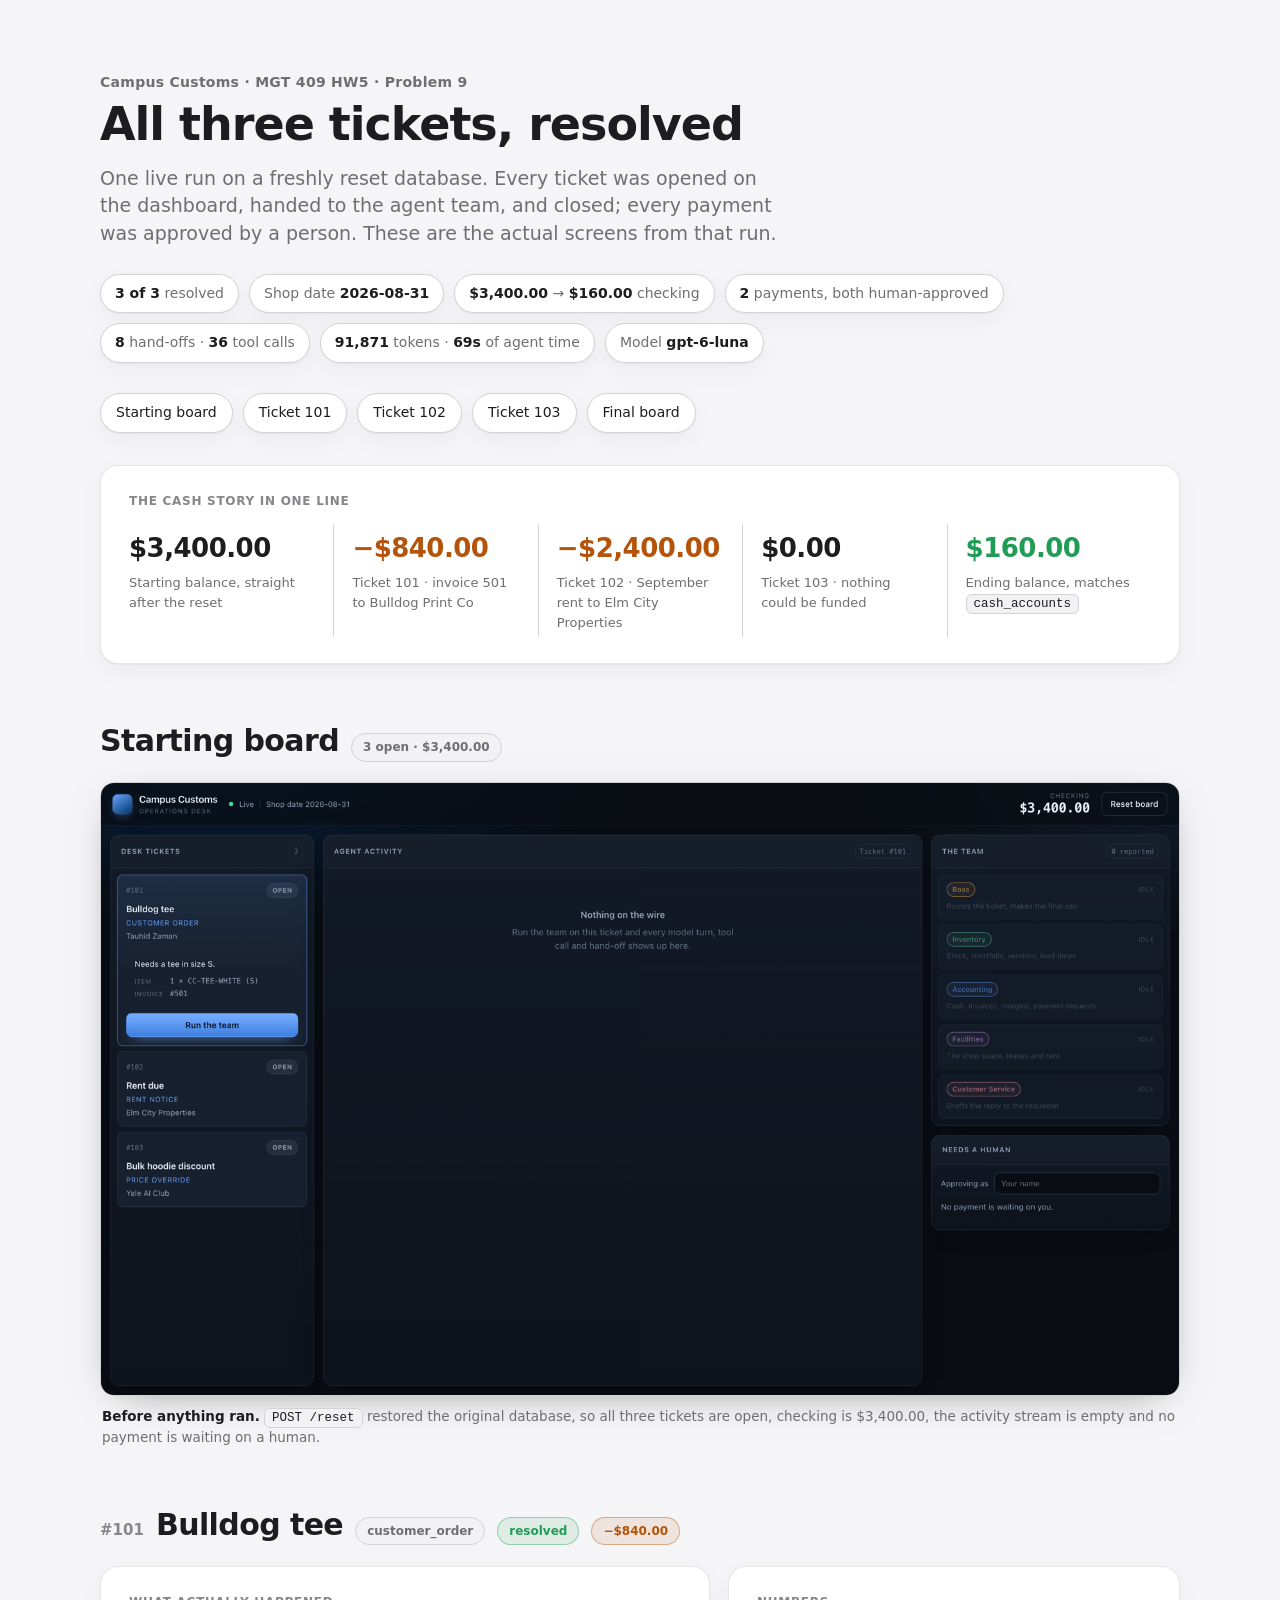
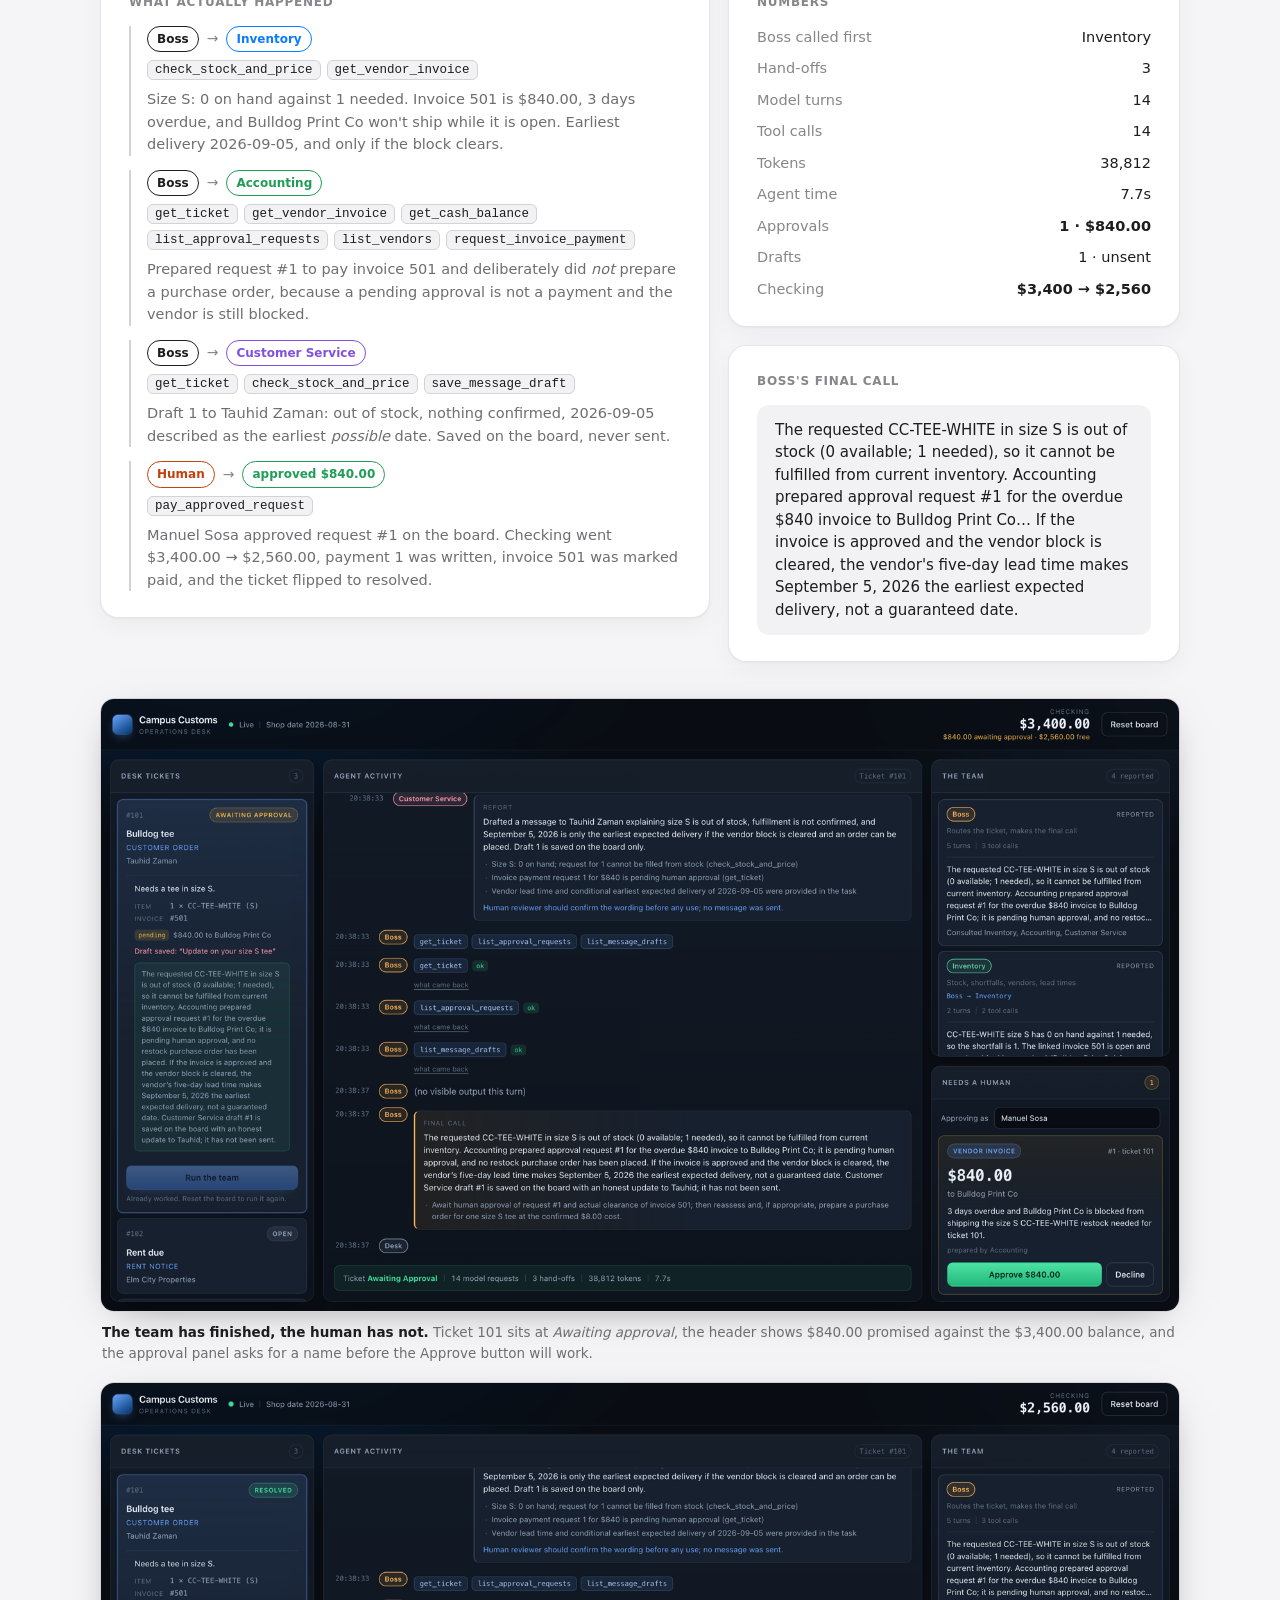
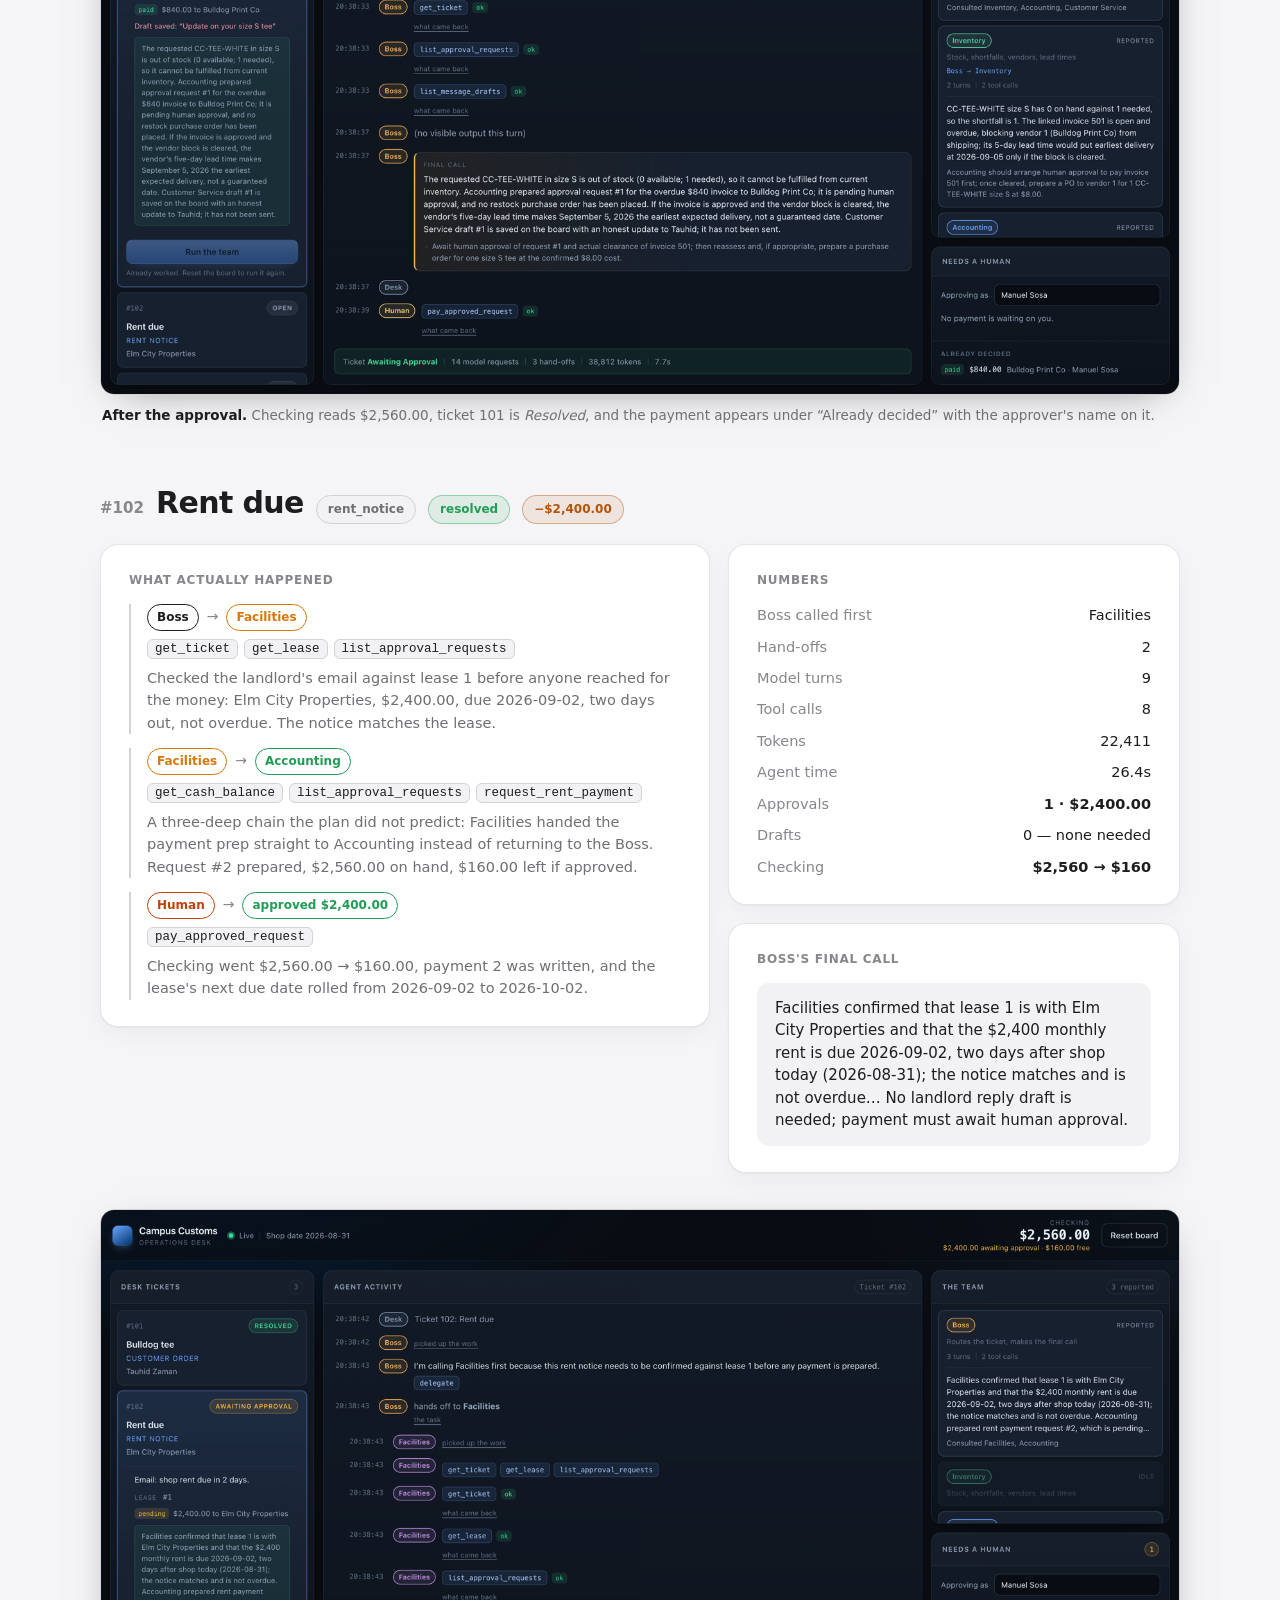
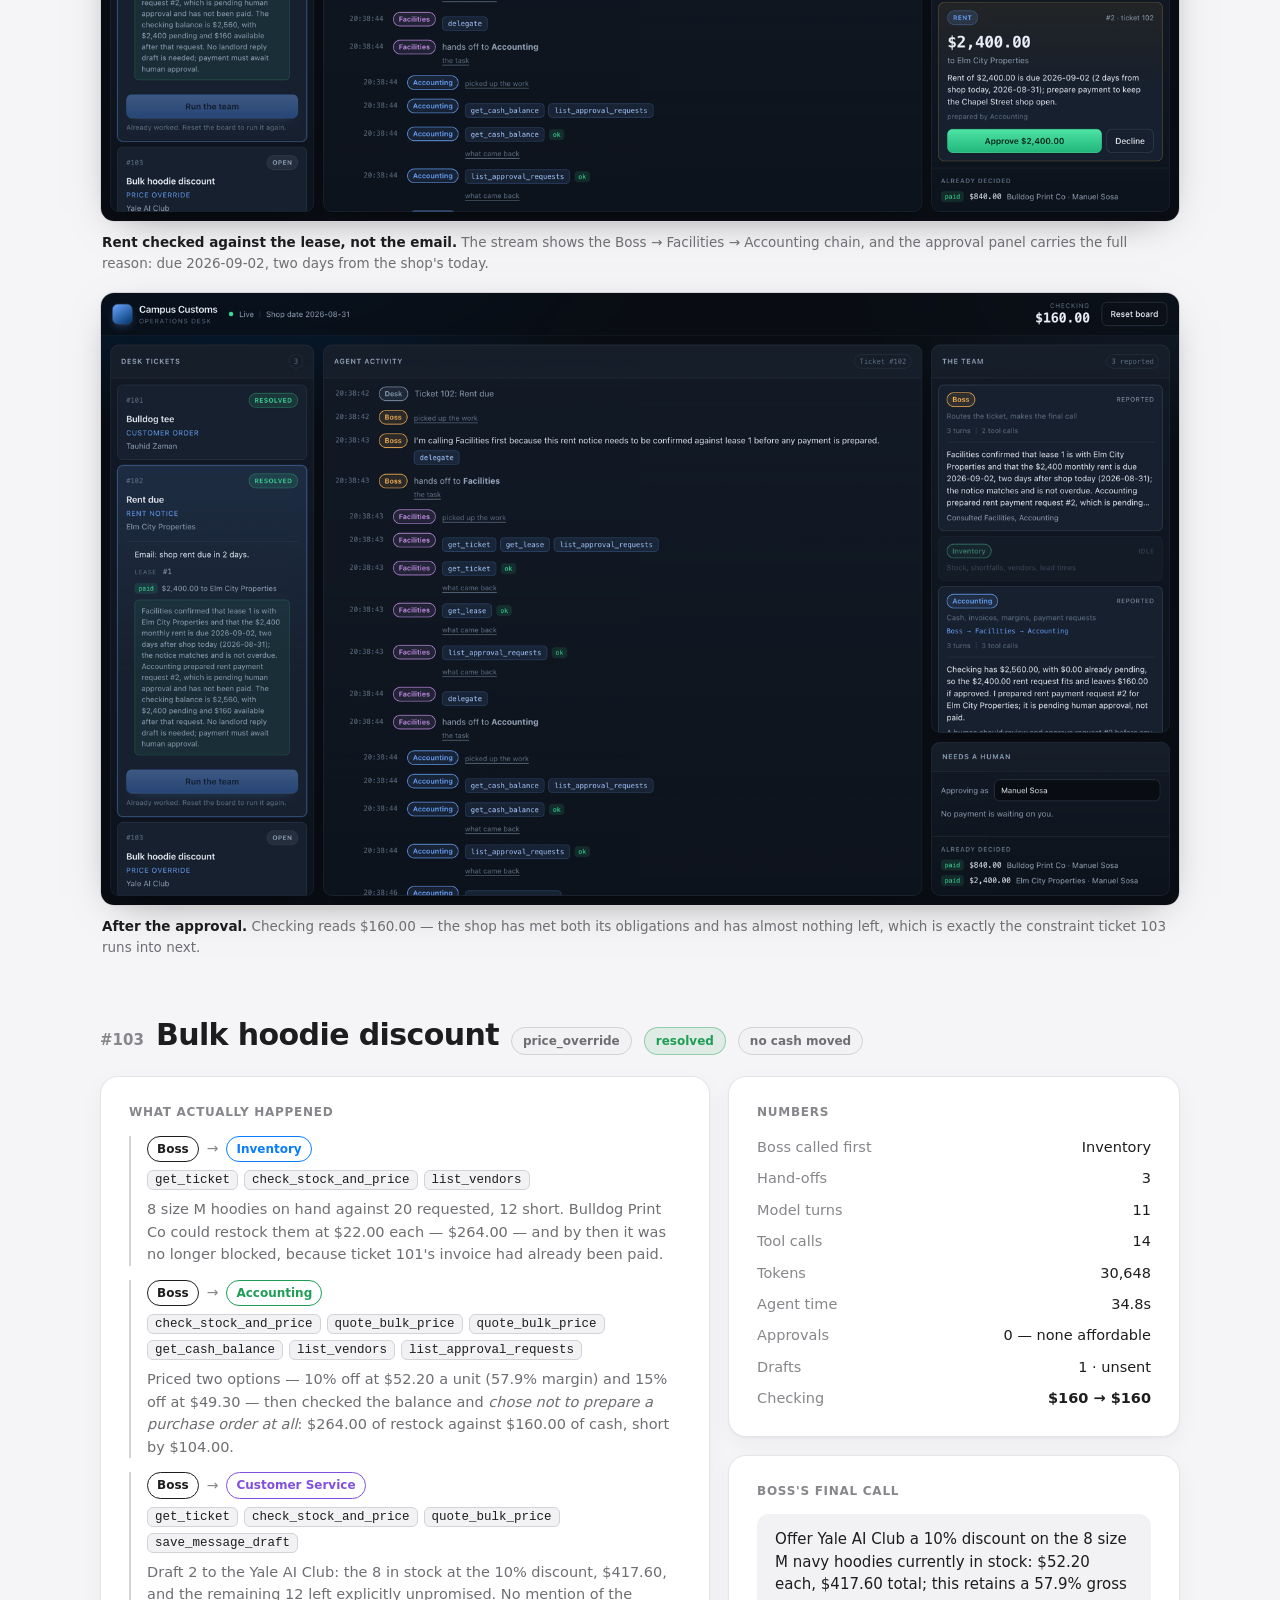
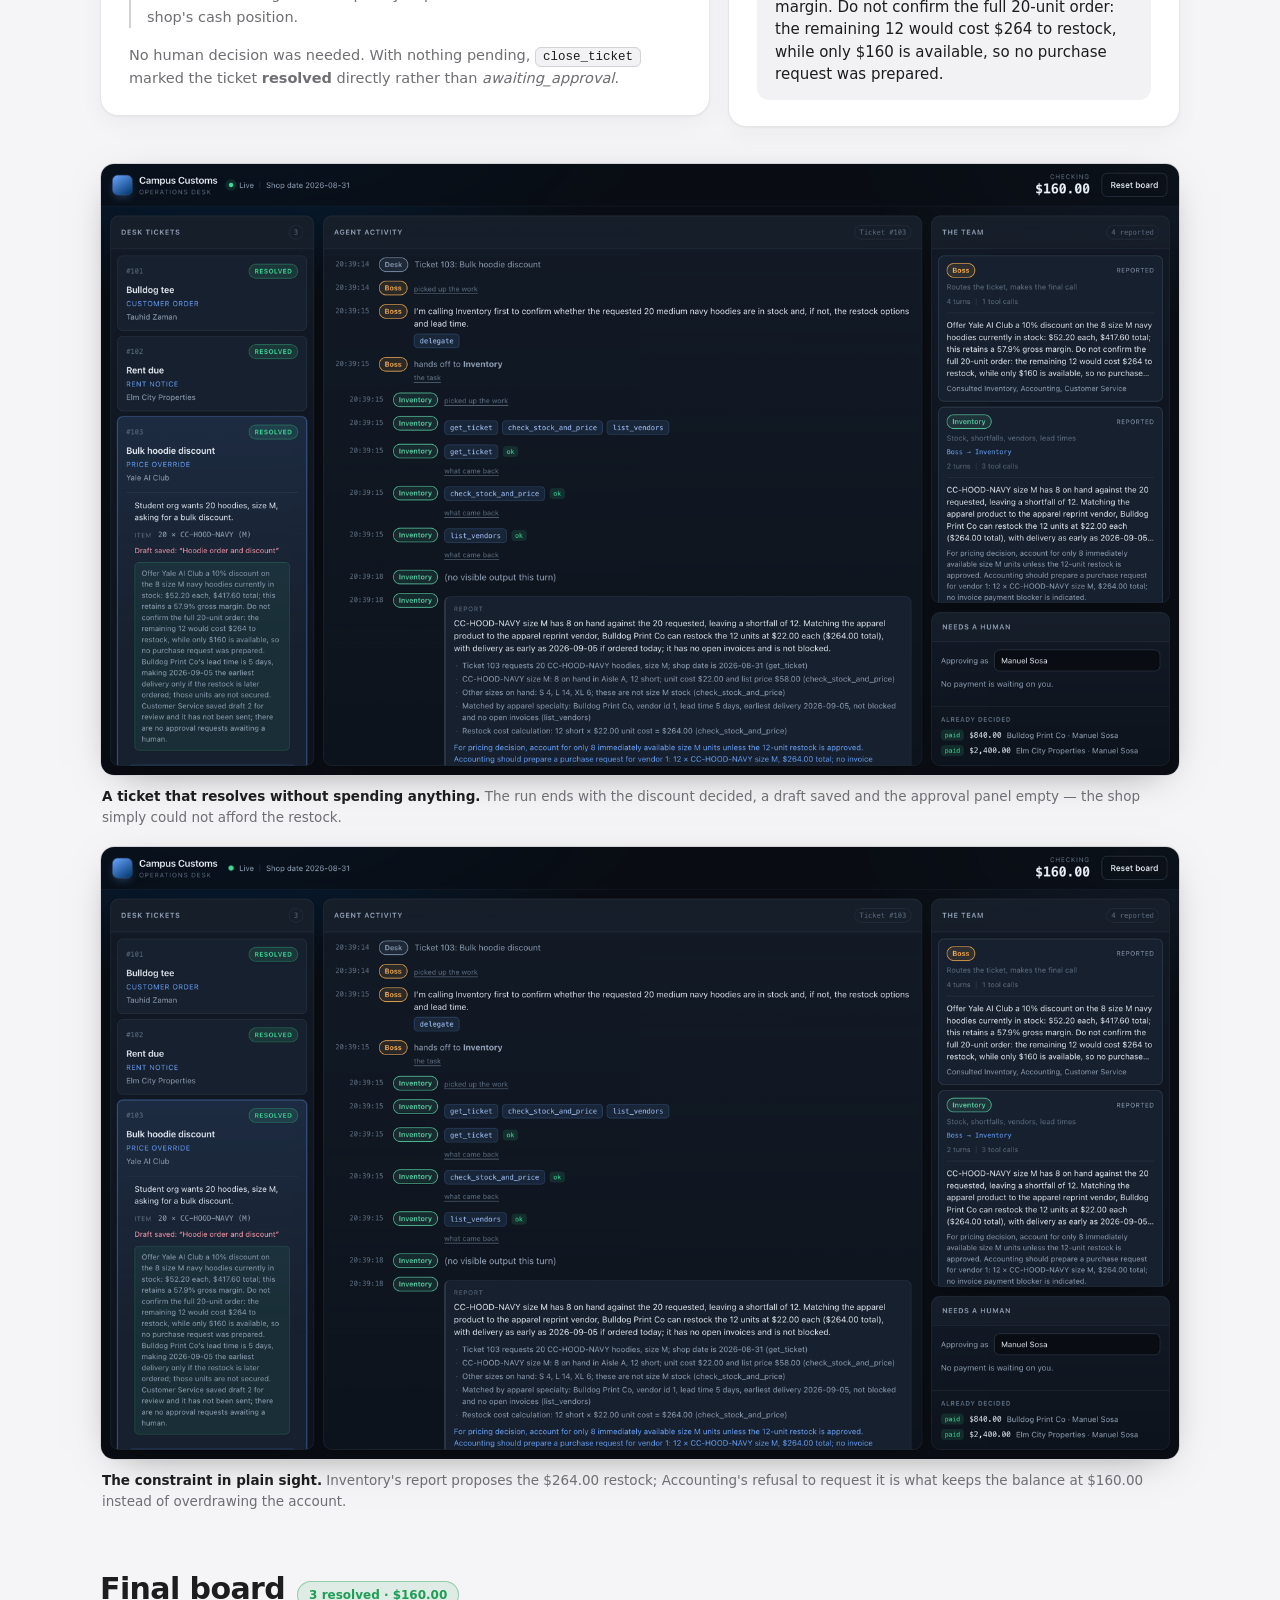
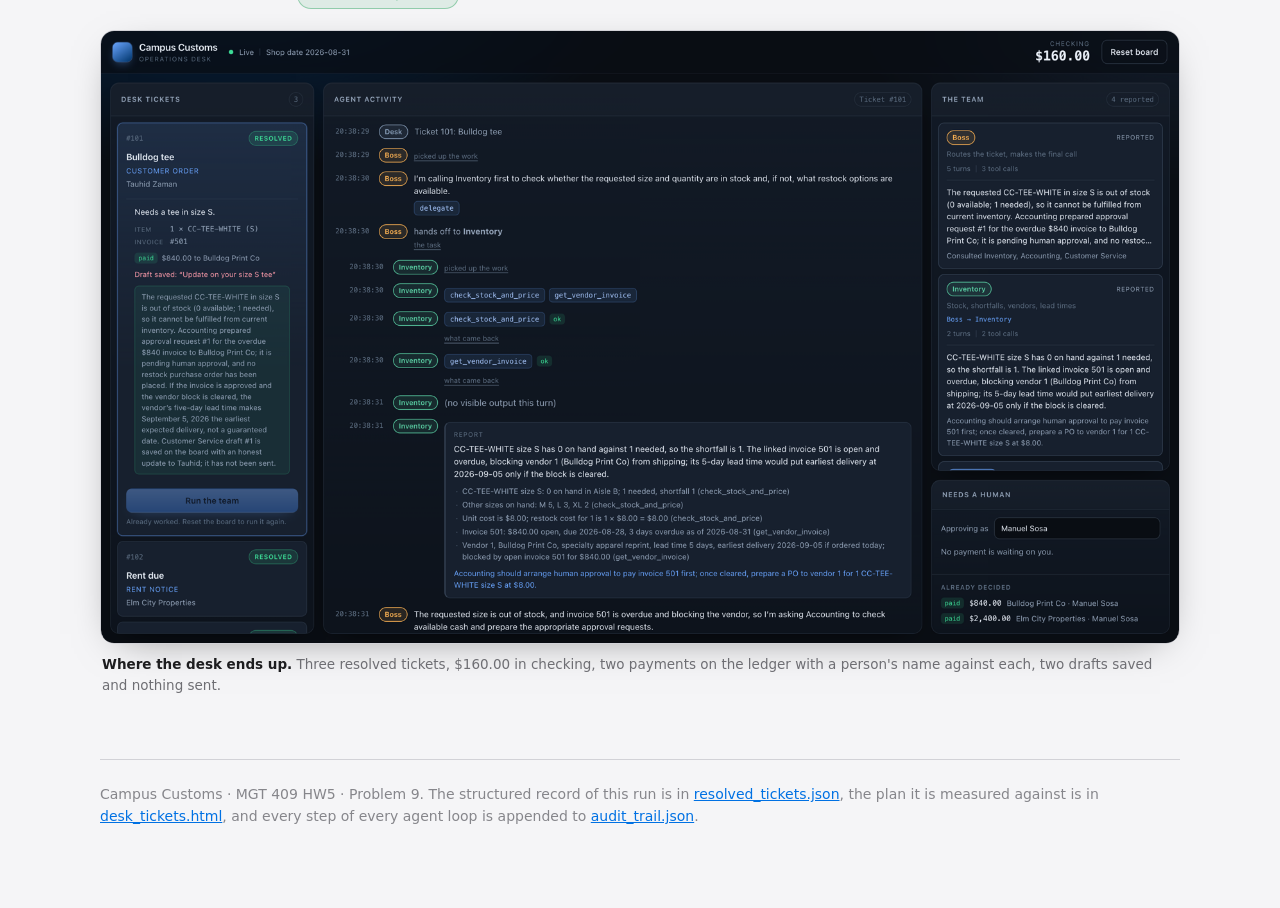
<file: output/resolved_board.html>
<!doctype html>
<html lang="en">
<head>
<meta charset="utf-8">
<meta name="viewport" content="width=device-width, initial-scale=1">
<title>Campus Customs — Resolved board</title>
<style>
  :root {
    --bg: #f5f5f7; --card: #ffffff; --ink: #1d1d1f; --muted: #6e6e73; --faint: #86868b;
    --line: #d2d2d7; --soft: #f2f2f5; --accent: #0071e3; --ok: #1f9d55; --warn: #b45309;
    --boss: #1d1d1f; --inventory: #0a7cff; --accounting: #1f9d55; --facilities: #d97706;
    --cs: #8250df; --human: #c2410c;
    --radius: 18px; --shadow: 0 1px 2px rgba(0,0,0,.04), 0 8px 24px rgba(0,0,0,.04);
  }
  @media (prefers-color-scheme: dark) {
    :root {
      --bg: #000000; --card: #1c1c1e; --ink: #f5f5f7; --muted: #a1a1a6; --faint: #8e8e93;
      --line: #38383a; --soft: #2c2c2e; --accent: #2997ff; --ok: #34c26b; --warn: #f5a524;
      --boss: #f5f5f7; --inventory: #4da3ff; --accounting: #34c26b; --facilities: #f5a524;
      --cs: #a77bf3; --human: #fb923c; --shadow: none;
    }
  }
  * { box-sizing: border-box; }
  body {
    margin: 0; background: var(--bg); color: var(--ink);
    font: 16px/1.55 -apple-system, BlinkMacSystemFont, "SF Pro Text", system-ui, "Segoe UI", sans-serif;
    -webkit-font-smoothing: antialiased;
  }
  .wrap { max-width: 1120px; margin: 0 auto; padding: 0 20px 80px; }
  header.page { padding: 72px 0 32px; }
  .eyebrow { margin: 0 0 6px; color: var(--muted); font-size: 14px; font-weight: 600; letter-spacing: .02em; }
  h1 { margin: 0; font-size: 46px; line-height: 1.07; letter-spacing: -.022em; font-weight: 700; }
  .lede { margin: 16px 0 0; max-width: 680px; color: var(--muted); font-size: 19px; line-height: 1.45; }
  .facts { display: flex; flex-wrap: wrap; gap: 10px; margin: 26px 0 0; padding: 0; list-style: none; }
  .facts li {
    padding: 8px 14px; border-radius: 999px; background: var(--card); border: 1px solid var(--line);
    font-size: 14px; color: var(--muted); box-shadow: var(--shadow);
  }
  .facts b { color: var(--ink); font-weight: 600; }

  .card {
    background: var(--card); border-radius: var(--radius); border: 1px solid color-mix(in srgb, var(--line) 55%, transparent);
    box-shadow: var(--shadow); padding: 26px 28px; margin: 0 0 18px;
  }
  .label { margin: 0 0 14px; font-size: 12px; font-weight: 600; letter-spacing: .06em; text-transform: uppercase; color: var(--faint); }

  /* cash */
  .cash-grid { display: grid; grid-template-columns: repeat(auto-fit, minmax(150px, 1fr)); gap: 0; }
  .cash-step { padding: 4px 18px; border-left: 1px solid var(--line); }
  .cash-step:first-child { border-left: 0; padding-left: 0; }
  .cash-step .n { font-size: 26px; font-weight: 600; letter-spacing: -.02em; font-variant-numeric: tabular-nums; }
  .cash-step .n.down { color: var(--warn); }
  .cash-step .n.end { color: var(--ok); }
  .cash-step p { margin: 4px 0 0; font-size: 13px; color: var(--muted); }

  /* tickets */
  section.ticket { margin: 54px 0 0; scroll-margin-top: 20px; }
  .thead { display: flex; align-items: baseline; gap: 12px; flex-wrap: wrap; margin: 0 0 18px; }
  .thead h2 { margin: 0; font-size: 30px; letter-spacing: -.02em; }
  .tid { font-size: 15px; color: var(--faint); font-weight: 600; font-variant-numeric: tabular-nums; }
  .pill {
    font-size: 12px; font-weight: 600; padding: 4px 11px; border-radius: 999px;
    background: var(--soft); color: var(--muted); border: 1px solid var(--line);
  }
  .pill.resolved { color: var(--ok); border-color: color-mix(in srgb, var(--ok) 40%, transparent); background: color-mix(in srgb, var(--ok) 10%, transparent); }
  .pill.money { color: var(--warn); border-color: color-mix(in srgb, var(--warn) 40%, transparent); background: color-mix(in srgb, var(--warn) 10%, transparent); font-variant-numeric: tabular-nums; }

  .grid2 { display: grid; grid-template-columns: 1.35fr 1fr; gap: 18px; align-items: start; }
  @media (max-width: 820px) { .grid2 { grid-template-columns: 1fr; } }

  .flow { margin: 0; padding: 0; list-style: none; display: flex; flex-direction: column; gap: 14px; }
  .flow li { padding-left: 16px; border-left: 2px solid var(--line); }
  .hop { display: flex; align-items: center; gap: 8px; flex-wrap: wrap; font-size: 14px; }
  .agent { font-size: 12px; font-weight: 600; padding: 3px 9px; border-radius: 999px; border: 1px solid currentColor; }
  .agent.boss { color: var(--boss); } .agent.inventory { color: var(--inventory); }
  .agent.accounting { color: var(--accounting); } .agent.facilities { color: var(--facilities); }
  .agent.cs { color: var(--cs); } .agent.human { color: var(--human); }
  .arrow { color: var(--faint); }
  .flow p { margin: 8px 0 0; font-size: 14.5px; color: var(--muted); }
  .chips { display: flex; flex-wrap: wrap; gap: 6px; margin-top: 8px; }
  code {
    font: 12.5px ui-monospace, SFMono-Regular, "SF Mono", Menlo, monospace;
    background: var(--soft); border: 1px solid var(--line); border-radius: 6px; padding: 2px 7px; color: var(--ink);
  }
  dl.result { margin: 0; display: grid; grid-template-columns: auto 1fr; gap: 9px 18px; font-size: 14.5px; }
  dl.result dt { color: var(--faint); }
  dl.result dd { margin: 0; text-align: right; }
  dl.result dd.money { font-variant-numeric: tabular-nums; font-weight: 600; }
  .quote {
    margin: 0; padding: 14px 18px; border-radius: 12px; background: var(--soft);
    font-size: 15px; line-height: 1.5; color: var(--ink);
  }

  figure { margin: 18px 0 0; }
  figure img {
    width: 100%; height: auto; display: block; border-radius: 14px;
    border: 1px solid var(--line); box-shadow: 0 10px 40px -20px rgba(0,0,0,.5);
  }
  figcaption { margin: 10px 2px 0; font-size: 13.5px; color: var(--muted); }
  figcaption b { color: var(--ink); font-weight: 600; }

  .toc { display: flex; gap: 10px; flex-wrap: wrap; margin: 30px 0 0; }
  .toc a {
    text-decoration: none; color: var(--ink); background: var(--card); border: 1px solid var(--line);
    border-radius: 999px; padding: 8px 15px; font-size: 14px; box-shadow: var(--shadow);
  }
  .toc a:hover { border-color: var(--accent); color: var(--accent); }
  footer { margin: 64px 0 0; padding-top: 24px; border-top: 1px solid var(--line); color: var(--faint); font-size: 14px; }
  footer a { color: var(--accent); }
</style>
</head>
<body>
<div class="wrap">

<header class="page">
  <p class="eyebrow">Campus Customs · MGT 409 HW5 · Problem 9</p>
  <h1>All three tickets, resolved</h1>
  <p class="lede">
    One live run on a freshly reset database. Every ticket was opened on the dashboard, handed to the agent
    team, and closed; every payment was approved by a person. These are the actual screens from that run.
  </p>
  <ul class="facts">
    <li><b>3 of 3</b> resolved</li>
    <li>Shop date <b>2026-08-31</b></li>
    <li><b>$3,400.00</b> → <b>$160.00</b> checking</li>
    <li><b>2</b> payments, both human-approved</li>
    <li><b>8</b> hand-offs · <b>36</b> tool calls</li>
    <li><b>91,871</b> tokens · <b>69s</b> of agent time</li>
    <li>Model <b>gpt-6-luna</b></li>
  </ul>
  <nav class="toc">
    <a href="#start">Starting board</a>
    <a href="#t101">Ticket 101</a>
    <a href="#t102">Ticket 102</a>
    <a href="#t103">Ticket 103</a>
    <a href="#end">Final board</a>
  </nav>
</header>

<div class="card">
  <p class="label">The cash story in one line</p>
  <div class="cash-grid">
    <div class="cash-step"><div class="n">$3,400.00</div><p>Starting balance, straight after the reset</p></div>
    <div class="cash-step"><div class="n down">−$840.00</div><p>Ticket 101 · invoice 501 to Bulldog Print Co</p></div>
    <div class="cash-step"><div class="n down">−$2,400.00</div><p>Ticket 102 · September rent to Elm City Properties</p></div>
    <div class="cash-step"><div class="n">$0.00</div><p>Ticket 103 · nothing could be funded</p></div>
    <div class="cash-step"><div class="n end">$160.00</div><p>Ending balance, matches <code>cash_accounts</code></p></div>
  </div>
</div>

<section class="ticket" id="start">
  <div class="thead"><h2>Starting board</h2><span class="pill">3 open · $3,400.00</span></div>
  <figure>
    <img src="screenshots/00-fresh-board.png" alt="The dashboard after a reset: three open tickets, $3,400.00 in checking, nothing in the activity stream.">
    <figcaption><b>Before anything ran.</b> <code>POST /reset</code> restored the original database, so all three tickets are open, checking is $3,400.00, the activity stream is empty and no payment is waiting on a human.</figcaption>
  </figure>
</section>

<!-- ================================ 101 ================================ -->
<section class="ticket" id="t101">
  <div class="thead">
    <span class="tid">#101</span><h2>Bulldog tee</h2>
    <span class="pill">customer_order</span><span class="pill resolved">resolved</span><span class="pill money">−$840.00</span>
  </div>

  <div class="grid2">
    <div class="card">
      <p class="label">What actually happened</p>
      <ol class="flow">
        <li>
          <div class="hop"><span class="agent boss">Boss</span><span class="arrow">→</span><span class="agent inventory">Inventory</span></div>
          <div class="chips"><code>check_stock_and_price</code><code>get_vendor_invoice</code></div>
          <p>Size S: 0 on hand against 1 needed. Invoice 501 is $840.00, 3 days overdue, and Bulldog Print Co won't ship while it is open. Earliest delivery 2026-09-05, and only if the block clears.</p>
        </li>
        <li>
          <div class="hop"><span class="agent boss">Boss</span><span class="arrow">→</span><span class="agent accounting">Accounting</span></div>
          <div class="chips"><code>get_ticket</code><code>get_vendor_invoice</code><code>get_cash_balance</code><code>list_approval_requests</code><code>list_vendors</code><code>request_invoice_payment</code></div>
          <p>Prepared request #1 to pay invoice 501 and deliberately did <em>not</em> prepare a purchase order, because a pending approval is not a payment and the vendor is still blocked.</p>
        </li>
        <li>
          <div class="hop"><span class="agent boss">Boss</span><span class="arrow">→</span><span class="agent cs">Customer Service</span></div>
          <div class="chips"><code>get_ticket</code><code>check_stock_and_price</code><code>save_message_draft</code></div>
          <p>Draft 1 to Tauhid Zaman: out of stock, nothing confirmed, 2026-09-05 described as the earliest <em>possible</em> date. Saved on the board, never sent.</p>
        </li>
        <li>
          <div class="hop"><span class="agent human">Human</span><span class="arrow">→</span><span class="agent accounting">approved $840.00</span></div>
          <div class="chips"><code>pay_approved_request</code></div>
          <p>Manuel Sosa approved request #1 on the board. Checking went $3,400.00 → $2,560.00, payment 1 was written, invoice 501 was marked paid, and the ticket flipped to resolved.</p>
        </li>
      </ol>
    </div>

    <div>
      <div class="card">
        <p class="label">Numbers</p>
        <dl class="result">
          <dt>Boss called first</dt><dd>Inventory</dd>
          <dt>Hand-offs</dt><dd>3</dd>
          <dt>Model turns</dt><dd>14</dd>
          <dt>Tool calls</dt><dd>14</dd>
          <dt>Tokens</dt><dd>38,812</dd>
          <dt>Agent time</dt><dd>7.7s</dd>
          <dt>Approvals</dt><dd class="money">1 · $840.00</dd>
          <dt>Drafts</dt><dd>1 · unsent</dd>
          <dt>Checking</dt><dd class="money">$3,400 → $2,560</dd>
        </dl>
      </div>
      <div class="card">
        <p class="label">Boss's final call</p>
        <p class="quote">The requested CC-TEE-WHITE in size S is out of stock (0 available; 1 needed), so it cannot be fulfilled from current inventory. Accounting prepared approval request #1 for the overdue $840 invoice to Bulldog Print Co… If the invoice is approved and the vendor block is cleared, the vendor's five-day lead time makes September 5, 2026 the earliest expected delivery, not a guaranteed date.</p>
      </div>
    </div>
  </div>

  <figure>
    <img src="screenshots/101-1-run-complete.png" alt="Ticket 101 after the agent run: the team reported, the ticket shows Awaiting approval, and $840.00 is waiting on a human.">
    <figcaption><b>The team has finished, the human has not.</b> Ticket 101 sits at <em>Awaiting approval</em>, the header shows $840.00 promised against the $3,400.00 balance, and the approval panel asks for a name before the Approve button will work.</figcaption>
  </figure>
  <figure>
    <img src="screenshots/101-2-resolved.png" alt="Ticket 101 resolved after the human approved the $840 payment; checking has dropped to $2,560.">
    <figcaption><b>After the approval.</b> Checking reads $2,560.00, ticket 101 is <em>Resolved</em>, and the payment appears under “Already decided” with the approver's name on it.</figcaption>
  </figure>
</section>

<!-- ================================ 102 ================================ -->
<section class="ticket" id="t102">
  <div class="thead">
    <span class="tid">#102</span><h2>Rent due</h2>
    <span class="pill">rent_notice</span><span class="pill resolved">resolved</span><span class="pill money">−$2,400.00</span>
  </div>

  <div class="grid2">
    <div class="card">
      <p class="label">What actually happened</p>
      <ol class="flow">
        <li>
          <div class="hop"><span class="agent boss">Boss</span><span class="arrow">→</span><span class="agent facilities">Facilities</span></div>
          <div class="chips"><code>get_ticket</code><code>get_lease</code><code>list_approval_requests</code></div>
          <p>Checked the landlord's email against lease 1 before anyone reached for the money: Elm City Properties, $2,400.00, due 2026-09-02, two days out, not overdue. The notice matches the lease.</p>
        </li>
        <li>
          <div class="hop"><span class="agent facilities">Facilities</span><span class="arrow">→</span><span class="agent accounting">Accounting</span></div>
          <div class="chips"><code>get_cash_balance</code><code>list_approval_requests</code><code>request_rent_payment</code></div>
          <p>A three-deep chain the plan did not predict: Facilities handed the payment prep straight to Accounting instead of returning to the Boss. Request #2 prepared, $2,560.00 on hand, $160.00 left if approved.</p>
        </li>
        <li>
          <div class="hop"><span class="agent human">Human</span><span class="arrow">→</span><span class="agent accounting">approved $2,400.00</span></div>
          <div class="chips"><code>pay_approved_request</code></div>
          <p>Checking went $2,560.00 → $160.00, payment 2 was written, and the lease's next due date rolled from 2026-09-02 to 2026-10-02.</p>
        </li>
      </ol>
    </div>

    <div>
      <div class="card">
        <p class="label">Numbers</p>
        <dl class="result">
          <dt>Boss called first</dt><dd>Facilities</dd>
          <dt>Hand-offs</dt><dd>2</dd>
          <dt>Model turns</dt><dd>9</dd>
          <dt>Tool calls</dt><dd>8</dd>
          <dt>Tokens</dt><dd>22,411</dd>
          <dt>Agent time</dt><dd>26.4s</dd>
          <dt>Approvals</dt><dd class="money">1 · $2,400.00</dd>
          <dt>Drafts</dt><dd>0 — none needed</dd>
          <dt>Checking</dt><dd class="money">$2,560 → $160</dd>
        </dl>
      </div>
      <div class="card">
        <p class="label">Boss's final call</p>
        <p class="quote">Facilities confirmed that lease 1 is with Elm City Properties and that the $2,400 monthly rent is due 2026-09-02, two days after shop today (2026-08-31); the notice matches and is not overdue… No landlord reply draft is needed; payment must await human approval.</p>
      </div>
    </div>
  </div>

  <figure>
    <img src="screenshots/102-1-run-complete.png" alt="Ticket 102 after the agent run: Facilities and Accounting reported and $2,400.00 of rent is waiting on a human.">
    <figcaption><b>Rent checked against the lease, not the email.</b> The stream shows the Boss → Facilities → Accounting chain, and the approval panel carries the full reason: due 2026-09-02, two days from the shop's today.</figcaption>
  </figure>
  <figure>
    <img src="screenshots/102-2-resolved.png" alt="Ticket 102 resolved after the rent was approved; checking has dropped to $160.">
    <figcaption><b>After the approval.</b> Checking reads $160.00 — the shop has met both its obligations and has almost nothing left, which is exactly the constraint ticket 103 runs into next.</figcaption>
  </figure>
</section>

<!-- ================================ 103 ================================ -->
<section class="ticket" id="t103">
  <div class="thead">
    <span class="tid">#103</span><h2>Bulk hoodie discount</h2>
    <span class="pill">price_override</span><span class="pill resolved">resolved</span><span class="pill">no cash moved</span>
  </div>

  <div class="grid2">
    <div class="card">
      <p class="label">What actually happened</p>
      <ol class="flow">
        <li>
          <div class="hop"><span class="agent boss">Boss</span><span class="arrow">→</span><span class="agent inventory">Inventory</span></div>
          <div class="chips"><code>get_ticket</code><code>check_stock_and_price</code><code>list_vendors</code></div>
          <p>8 size M hoodies on hand against 20 requested, 12 short. Bulldog Print Co could restock them at $22.00 each — $264.00 — and by then it was no longer blocked, because ticket 101's invoice had already been paid.</p>
        </li>
        <li>
          <div class="hop"><span class="agent boss">Boss</span><span class="arrow">→</span><span class="agent accounting">Accounting</span></div>
          <div class="chips"><code>check_stock_and_price</code><code>quote_bulk_price</code><code>quote_bulk_price</code><code>get_cash_balance</code><code>list_vendors</code><code>list_approval_requests</code></div>
          <p>Priced two options — 10% off at $52.20 a unit (57.9% margin) and 15% off at $49.30 — then checked the balance and <em>chose not to prepare a purchase order at all</em>: $264.00 of restock against $160.00 of cash, short by $104.00.</p>
        </li>
        <li>
          <div class="hop"><span class="agent boss">Boss</span><span class="arrow">→</span><span class="agent cs">Customer Service</span></div>
          <div class="chips"><code>get_ticket</code><code>check_stock_and_price</code><code>quote_bulk_price</code><code>save_message_draft</code></div>
          <p>Draft 2 to the Yale AI Club: the 8 in stock at the 10% discount, $417.60, and the remaining 12 left explicitly unpromised. No mention of the shop's cash position.</p>
        </li>
      </ol>
      <p style="margin:16px 0 0;font-size:14.5px;color:var(--muted)">
        No human decision was needed. With nothing pending, <code>close_ticket</code> marked the ticket
        <b>resolved</b> directly rather than <em>awaiting_approval</em>.
      </p>
    </div>

    <div>
      <div class="card">
        <p class="label">Numbers</p>
        <dl class="result">
          <dt>Boss called first</dt><dd>Inventory</dd>
          <dt>Hand-offs</dt><dd>3</dd>
          <dt>Model turns</dt><dd>11</dd>
          <dt>Tool calls</dt><dd>14</dd>
          <dt>Tokens</dt><dd>30,648</dd>
          <dt>Agent time</dt><dd>34.8s</dd>
          <dt>Approvals</dt><dd>0 — none affordable</dd>
          <dt>Drafts</dt><dd>1 · unsent</dd>
          <dt>Checking</dt><dd class="money">$160 → $160</dd>
        </dl>
      </div>
      <div class="card">
        <p class="label">Boss's final call</p>
        <p class="quote">Offer Yale AI Club a 10% discount on the 8 size M navy hoodies currently in stock: $52.20 each, $417.60 total; this retains a 57.9% gross margin. Do not confirm the full 20-unit order: the remaining 12 would cost $264 to restock, while only $160 is available, so no purchase request was prepared.</p>
      </div>
    </div>
  </div>

  <figure>
    <img src="screenshots/103-1-run-complete.png" alt="Ticket 103 after the agent run: resolved with no payment request, a discount decided and a draft saved.">
    <figcaption><b>A ticket that resolves without spending anything.</b> The run ends with the discount decided, a draft saved and the approval panel empty — the shop simply could not afford the restock.</figcaption>
  </figure>
  <figure>
    <img src="screenshots/103-2-resolved.png" alt="Ticket 103 resolved; all three tickets now show Resolved and checking stays at $160.">
    <figcaption><b>The constraint in plain sight.</b> Inventory's report proposes the $264.00 restock; Accounting's refusal to request it is what keeps the balance at $160.00 instead of overdrawing the account.</figcaption>
  </figure>
</section>

<section class="ticket" id="end">
  <div class="thead"><h2>Final board</h2><span class="pill resolved">3 resolved · $160.00</span></div>
  <figure>
    <img src="screenshots/99-board-final.png" alt="The dashboard with all three tickets resolved, checking at $160.00, and both payments listed as decided.">
    <figcaption><b>Where the desk ends up.</b> Three resolved tickets, $160.00 in checking, two payments on the ledger with a person's name against each, two drafts saved and nothing sent.</figcaption>
  </figure>
</section>

<footer>
  Campus Customs · MGT 409 HW5 · Problem 9. The structured record of this run is in
  <a href="resolved_tickets.json">resolved_tickets.json</a>, the plan it is measured against is in
  <a href="desk_tickets.html">desk_tickets.html</a>, and every step of every agent loop is appended to
  <a href="audit_trail.json">audit_trail.json</a>.
</footer>

</div>
</body>
</html>
</file>
